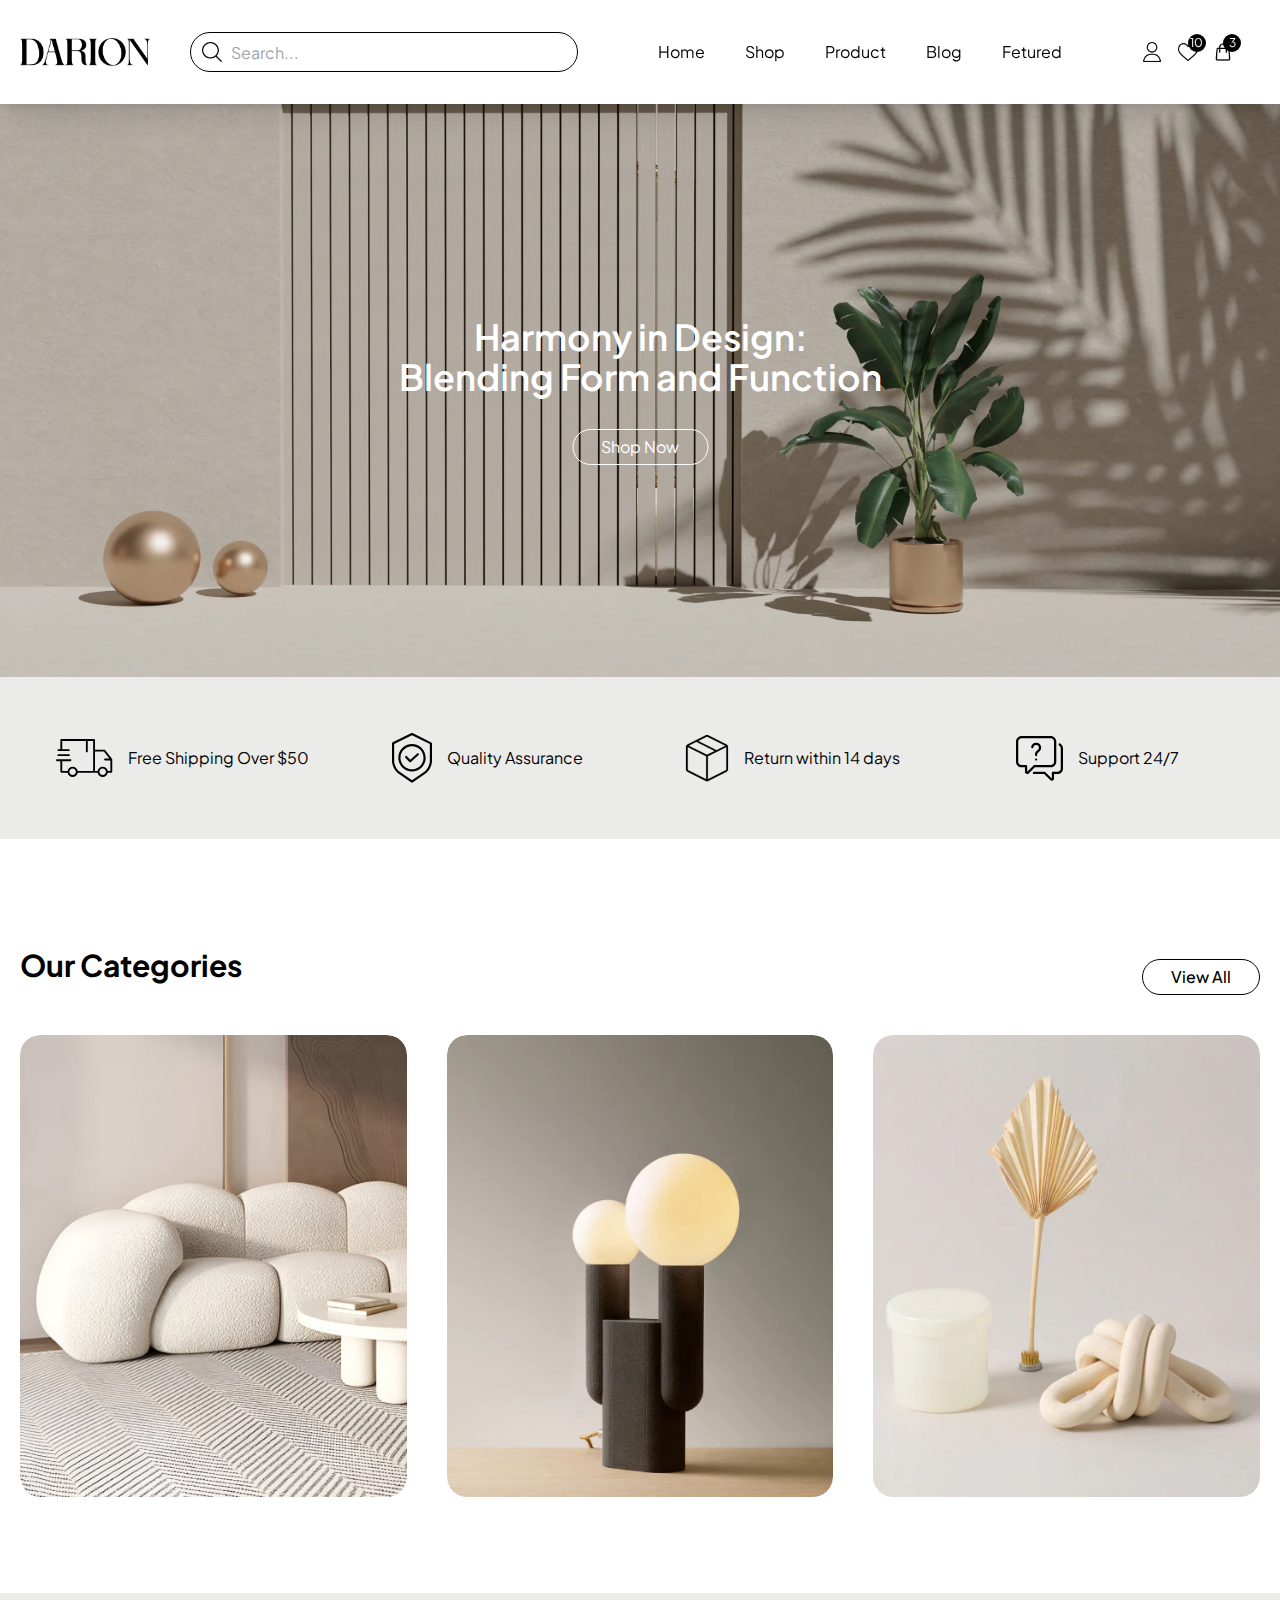
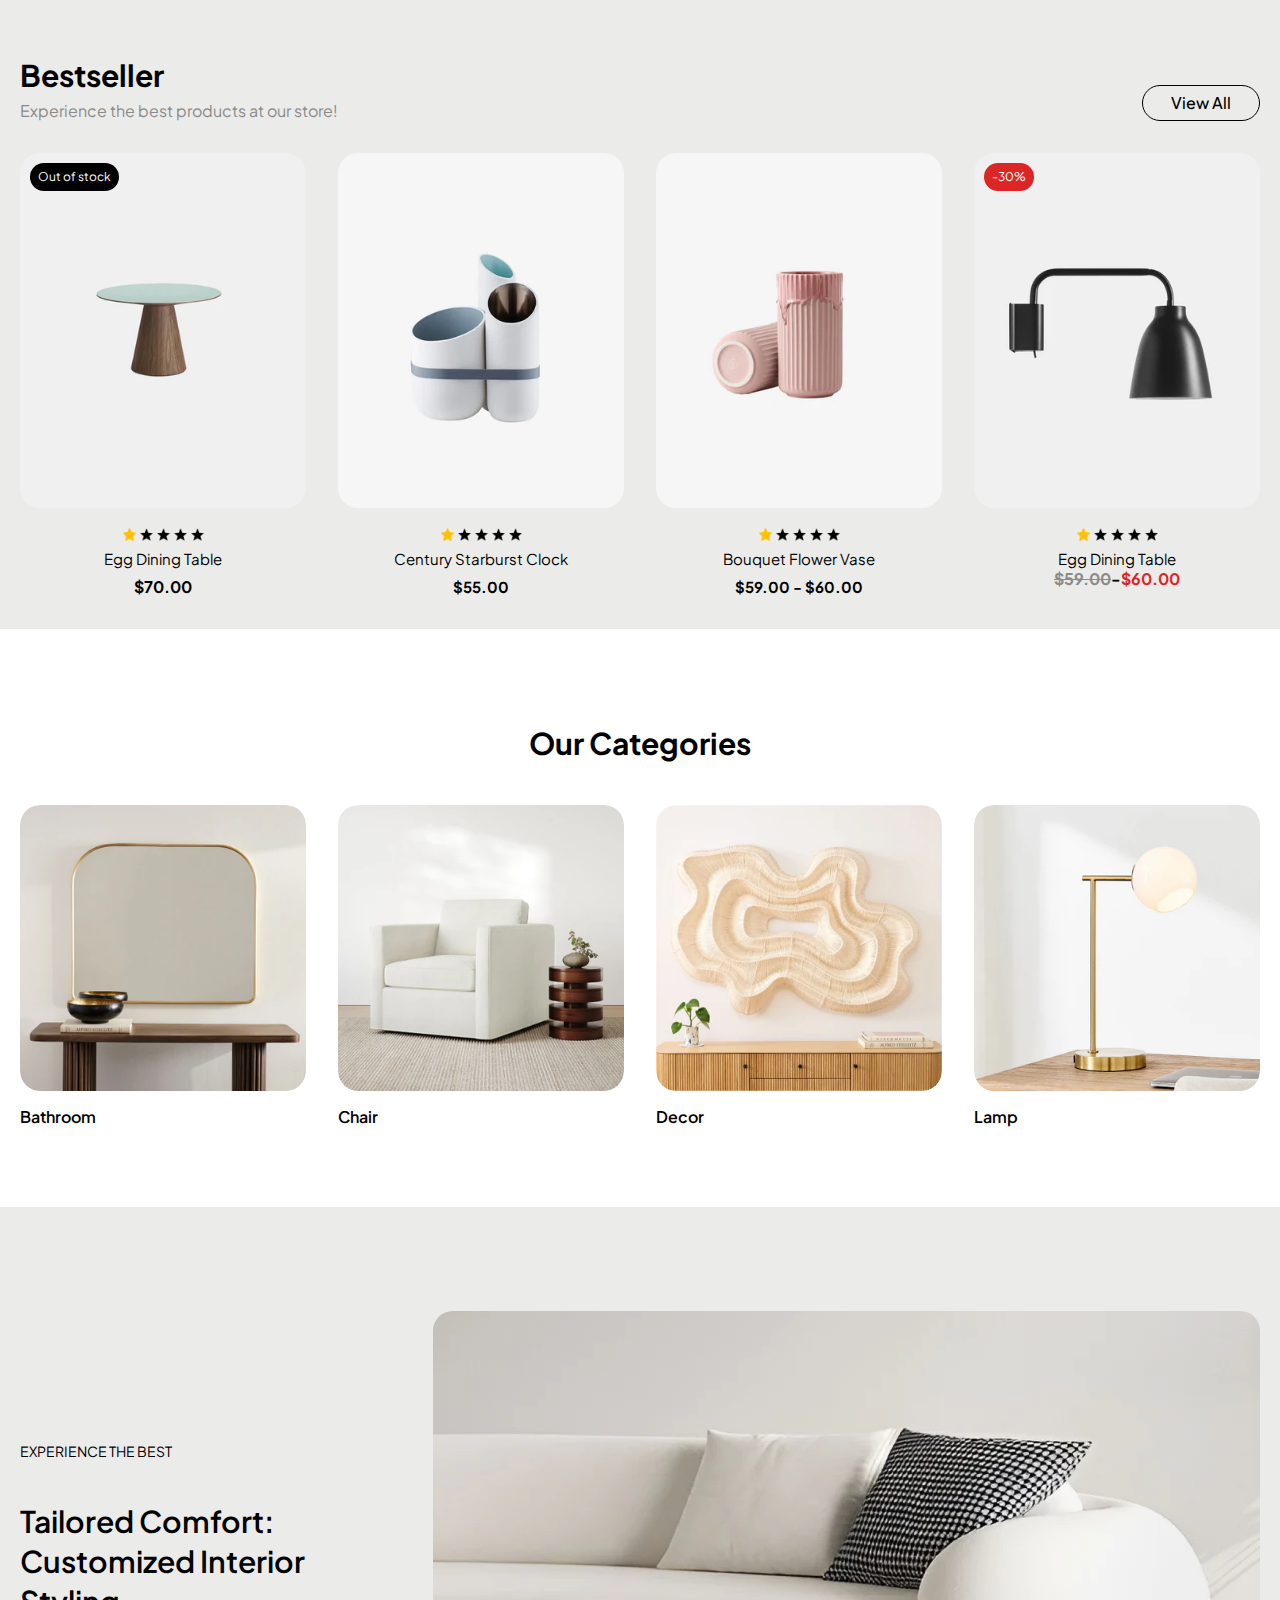
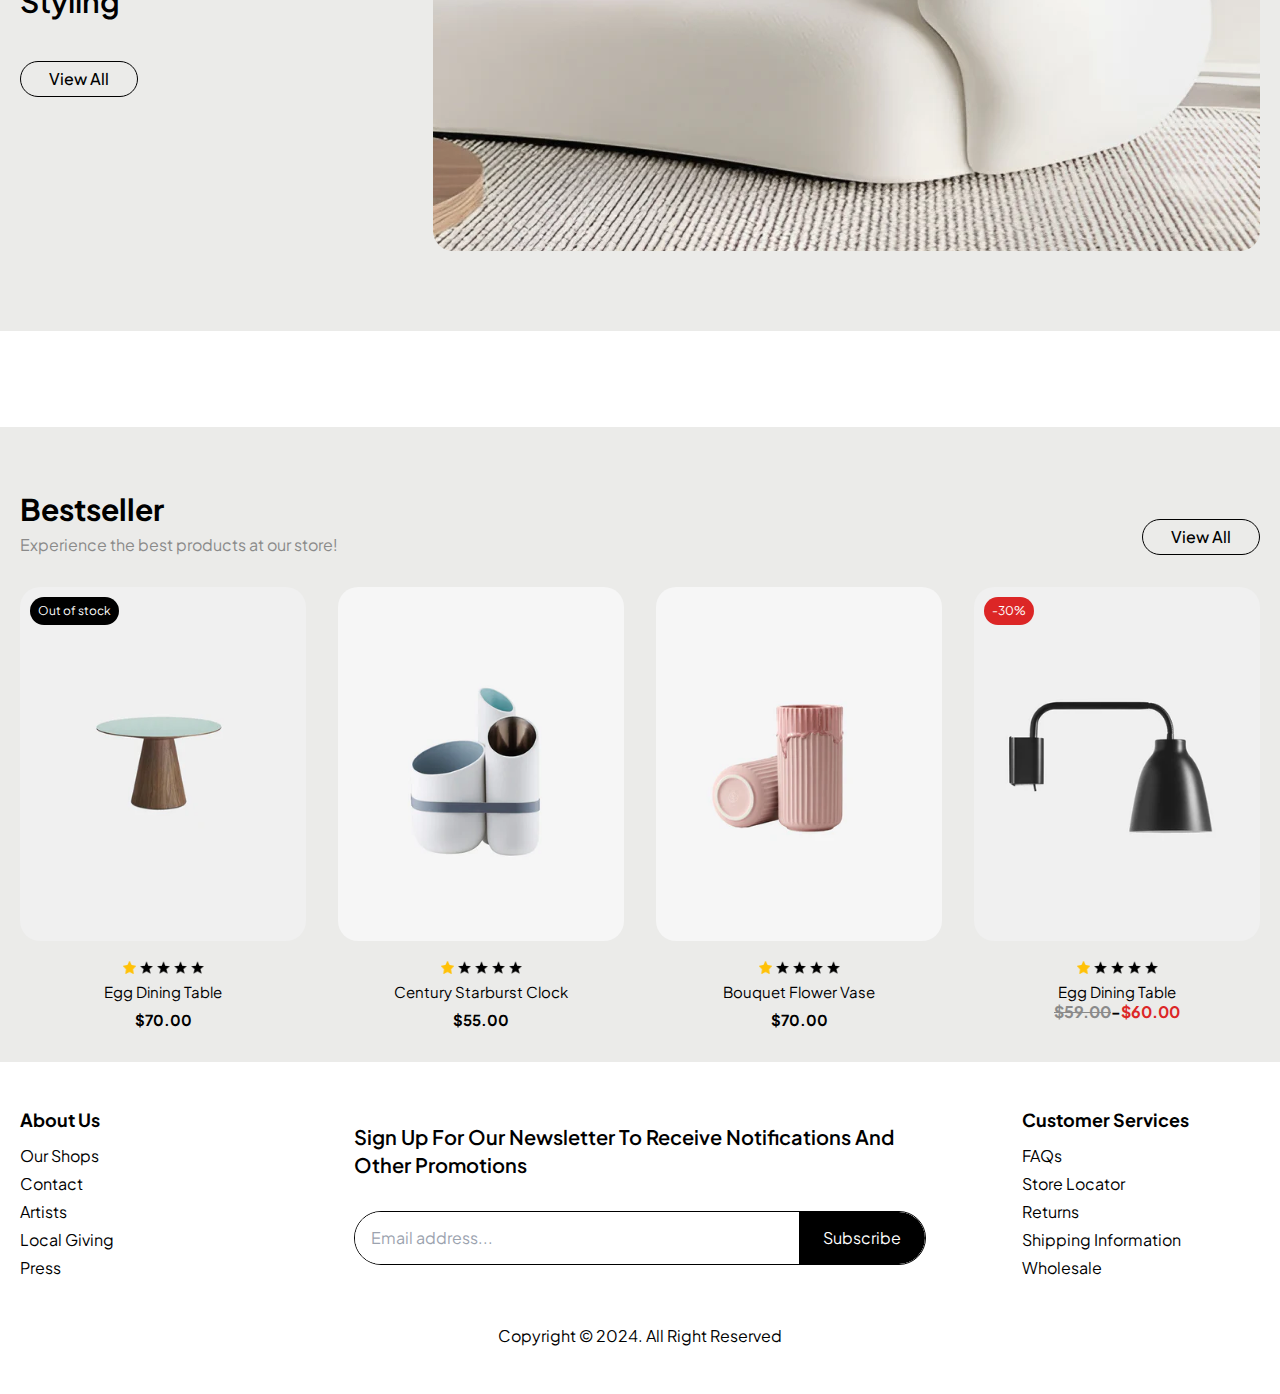
<file: index.html>
<!DOCTYPE html>
<html>
  <head>
    <meta charset="UTF-8" />
    <meta name="viewport" content="width=device-width, initial-scale=1.0" />
    <link
      href="https://fonts.googleapis.com/css2?family=Plus+Jakarta+Sans:ital,wght@0,200..800;1,200..800&display=swap"
      rel="stylesheet"
    />
    <link href="./output.css" rel="stylesheet" />
  </head>
  <body>
    <div class="wrap">
      <header class="py-5 lg:py-[32px] sticky top-0 z-10 shadow-xl bg-white">
        <div class="container overflow-hidden lg:justify-between flex lg:flex  items-center">
          <h1>
            <a class="block w-130" href="#"
              ><img class="image" src="./images/logo.webp" alt="Logo image"
            /></a>
          </h1>
          <div class="lg:hidden hidden sm:hidden xl:flex w-[500px] ml-10 relative">
            <input
              class="md:hidden hidden xl:flex h-10 w-full border border-black rounded-full pl-10 pr-4 pt-2 pb-2"
              type="text"
              placeholder="Search..."
            />
            <div class="md:hidden xl:flex w-5 h-5 absolute left-3 top-1/2 -translate-y-1/2">
              <img
                class="image"
                src="./images/ico_search.png"
                alt="Search Icon"
              />
            </div>
          </div>
          <nav class="lg:flex hidden mx-20">
            <ul class=" hidden lg:flex lg:ml-50 xl:ml-0  xl:flex xl:items-center gap-10">
              <li
                class="relative after:duration-300 after:absolute after:w-full after:scale-0 hover:after:scale-100 after:transition-all after:h-[1.3px] after:bg-black after:left-0 after:bottom-0"
              >
                <a href="index.html">Home</a>
              </li>
              <li
                class="relative after:duration-300 after:absolute after:w-full after:scale-0 hover:after:scale-100 after:transition-all after:h-[1.3px] after:bg-black after:left-0 after:bottom-0"
              >
                <a href="sho.html">Shop</a>
              </li>
              <li
                class="relative after:duration-300 after:absolute after:w-full after:scale-0 hover:after:scale-100 after:transition-all after:h-[1.3px] after:bg-black after:left-0 after:bottom-0"
              >
                <a href="#">Product</a>
              </li>
              <li
                class="relative after:duration-300 after:absolute after:w-full after:scale-0 hover:after:scale-100 after:transition-all after:h-[1.3px] after:bg-black after:left-0 after:bottom-0"
              >
                <a href="#">Blog</a>
              </li>
              <li
                class="relative after:duration-300 after:absolute after:w-full after:scale-0 hover:after:scale-100 after:transition-all after:h-[1.3px] after:bg-black after:left-0 after:bottom-0"
              >
                <a href="#">Fetured</a>
              </li>
            </ul>
            
          </nav>
          <ul class=" grid grid-cols-4  justify-end items-center lg:gap-6 gap-6 ml-auto">
            <a class="lg:hidden" href="#"><img class="w-5" src="./images/ico_search.png" alt="Search Icon"></a>
            <li>
              <a class="block w-5 " href="user.html"
                ><img class="image" src="./images/ico_user.png" alt="User Icon"
              /></a>
            </li>
            <li>
              <a class="relative size-5 block w-5" href="#"
                ><img
                  class="image"
                  src="./images/ico_heart.png"
                  alt="Hear Icon"
                />
                <span
                  class="absolute -top-[8px] -right-[8px] bg-black text-white text-xs rounded-full size-[18px] grid place-items-center"
                  >10</span
                >
              </a>
            </li>
            <li>
              <a class="relative size-5 block w-5" href="bag.html"
                ><img class="image" src="./images/ico_bag.png" alt="Bag Icon" />
                <span
                  class="absolute -top-[8px] -right-[8px] bg-black rounded-full text-white size-[18px] text-xs grid place-items-center"
                  >3</span
                ></a
              >
            </li>
          </ul>
        </div>
      </header>
      <main class="">
        <section class="relative">
          <div class="relative pt-[44.791%] bg-gray-400">
            <img
              class="absolute inset-0"
              src="./images/img_banner.webp"
              alt="Banner Image"
            />
          </div>
          <div
            class="absolute top-1/2 left-1/2 -translate-x-1/2 -translate-y-1/2"
          >
            <h2
              class="lg:text-4xl whitespace-nowrap text-xl text-center font-semibold leading-7 text-white lg:leading-10"
            >
              Harmony in Design: <br />
              Blending Form and Function
            </h2>
            <div class="text-center">
              <button
                type="button"
                class="px-7 h-9 mt-4 lg:mt-8 rounded-full hover:bg-white transition-all hover:text-black duration-300 border border-white text-white"
              >
                Shop Now
              </button>
            </div>
          </div>
        </section>
        <section class="bg-background-0">
          <div class="container ">
            <ul class="px-5 lg:flex grid grid-cols-2 py-14 items-center gap-5">
              <li
                class="flex items-center gap-[15px] lg:justify-center lg:flex-1"
              >
                <img src="./images/ico_freeship.svg" alt="Shipping Icon" />
                <span>Free Shipping Over $50 </span>
              </li>
              <li
                class="flex items-center gap-[15px] lg:justify-center lg:flex-1"
              >
                <img src="./images/ico_quality.svg" alt="Quality Icon" />
                <span>Quality Assurance </span>
              </li>
              <li
                class="flex items-center gap-[15px] lg:justify-center lg:flex-1"
              >
                <img src="./images/ico_return.svg" alt="Return Icon" />
                <span>Return within 14 days</span>
              </li>
              <li
                class="flex items-center gap-[15px] lg:justify-center lg:flex-1"
              >
                <img src="./images/ico_support.svg" alt="Support Icon" />
                <span>Support 24/7</span>
              </li>
            </ul>
          </div>
        </section>
        <section>
          <div class="container">
            <nav class="mt-[32px] lg:mt-[96px]">
              <ul class="lg:flex  justify-between items-center">
                <li class="font-bold text-3xl">Our Categories</li>
                <li>
                  <button
                    class="border mt-[24px] bg-white border-black rounded-full h-9 hover:bg-black hover:text-white transition-all duration-300"
                    type="button"
                  >
                    <a class="px-[28px] size-[15px] font-medium" href="#"
                      >View All</a
                    >
                  </button>
                </li>
              </ul>
            </nav>
            <div>
              <ul class="flex gap-10 mt-[40px]">
                <li>
                  <div class="relative group overflow-hidden rounded-[20px] ">
                    <img
                    class=" rounded-[20px] hover:scale-110 transition-all duration-300"
                    src="./images/img_collection.jpg"
                    alt="Colection Image"
                  />
                  <button
                  class="absolute left-1/2 -translate-x-1/2 group-hover:bottom-10 -bottom-10 bg-white border-black rounded-full h-9 hover:bg-black hover:text-white transition-all duration-300"
                  type="button"
                >
                  <a class="px-[28px] size-[15px] font-medium" href="#"
                    >Living Room</a
                  >
                </button>
                  </div>
                </li>
                <li>
                  <div class="relative group overflow-hidden rounded-[20px]">
                    <img
                    class="rounded-[20px] hover:scale-110 transition-all duration-300"
                    src="./images/img_collection2.webp"
                    alt="Colection2 Image"
                  />
                  <button
                  class="absolute left-1/2 -translate-x-1/2 group-hover:bottom-10 -bottom-10 bg-white border-black rounded-full h-9 hover:bg-black hover:text-white transition-all duration-300"
                  type="button"
                >
                  <a class="px-[28px] size-[15px] font-medium" href="#"
                    >Living Room</a
                  >
                </button>
                  </div>
                </li>
                <li>
                  <div class="relative group overflow-hidden rounded-[20px]">
                    <img
                    class="rounded-[20px] hover:scale-110 transition-all duration-300"
                    src="./images/img_collection3.webp"
                    alt="Colection3 Image"
                  />
                  <button
                  class="absolute left-1/2 -translate-x-1/2 group-hover:bottom-10 -bottom-10 bg-white border-black rounded-full h-9 hover:bg-black hover:text-white transition-all duration-300"
                  type="button"
                >
                  <a class="px-[28px] size-[15px] font-medium" href="#"
                    >Living Room</a
                  >
                </button>
                  </div>
                </li>
              </ul>
            </div>
          </div>
        </section>
        <section
          class="bg-background-0 bg-opacity-100 mt-[96px] pt-[64px] pb-[32px]"
        >
          <div class="container">
            <nav>
              <ul class="items-end lg:flex justify-between">
                <div class="">
                  <li class="text-3xl font-bold">Bestseller</li>
                  <li class="mt-[8px] text-lineGray-0">
                    Experience the best products at our store!
                  </li>
                </div>
                <li>
                  <button
                    class="border mt-[24px] bg-background-0 border-black rounded-full h-9 hover:bg-black hover:text-white transition-all duration-300"
                    type="button"
                  >
                    <a class="px-[28px] size-[15px] font-medium" href="#"
                      >View All</a
                    >
                  </button>
                </li>
              </ul>
            </nav>
            <div>
              <ul class="lg:flex mt-[32px] gap-8">
                <li class="group relative">
                  <a href="#"
                    ><img
                      class="w-full rounded-[20px]"
                      src="./images/img_product.webp"
                      alt="Product Image"
                  /></a>
                  <button
                    class="absolute top-[10px] left-[10px] bg-black text-white rounded-[20px]"
                  >
                    <a href="#">
                      <p class="text-[12px] px-[8px] py-[4px] items-center">
                        Out of stock
                      </p></a
                    >
                  </button>
                  <ul class="flex gap-1 mt-5 justify-center">
                    <li class=""><img class="w-[13px]" src="./images/ico_star_active.png" alt="Star yellow Icon"></li>
                    <li class=""><img class="w-[13px]" src="./images/ico_star_gray.png" alt="Star Gray Icon"></li>
                    <li class=""><img class="w-[13px]" src="./images/ico_star_gray.png" alt="Star Gray Icon"></li>
                    <li class=""><img class="w-[13px]" src="./images/ico_star_gray.png" alt="Star Gray Icon"></li>
                    <li class=""><img class="w-[13px]" src="./images/ico_star_gray.png" alt="Star Gray Icon"></li>
                  </ul>
                    <p class="mt-2 text-[15px] text-center">Egg Dining Table</p>

                    <div class="mt-2 relative h-5 overflow-hidden">
                    <div class="absolute left-1/2 -translate-x-1/2 group-hover:bottom-0 -bottom-5 transition-all duration-300">
                      <p class="flex items-center justify-center font-bold text-15 text-center">$70.00</p>
                      <a href="#none" class="text-[14px] font-medium relative before:absolute before:bottom-0
                       before:w-0 before:h-[1px] before:bg-black before:left-0 hover:before:w-full before:transition-all before:duration-300">Add to cart</a>
                    </div>
                  </div>

                    <ul class="absolute bottom-28 left-4 flex-col">
                      <li class="opacity-0 translate-y-3 group-hover:translate-y-0 group-hover:opacity-100 drop-shadow-xl  group-hover:duration-200 mt-3 transition-all"><button class="border bg-white p-3 rounded-full"><img class="size-4" src="./images/ico_heart.png" alt="Heart Icon"></button></li>
                      <li class="opacity-0 translate-y-3 group-hover:translate-y-0 group-hover:opacity-100 drop-shadow-xl  group-hover:duration-200 mt-3 delay-100 transition-all"><button class="border bg-white p-3 rounded-full"><img class="size-4" src="./images/ico_reload.png" alt="Reload Icon"></button></li>
                      <li class="opacity-0 translate-y-3 group-hover:translate-y-0 group-hover:opacity-100 drop-shadow-xl  group-hover:duration-200 mt-3 delay-150 transition-all"><button class="border bg-white p-3 rounded-full"><img class="size-4" src="./images/ico_search.png" alt="Search Icon"></button></li>
                    </ul>
                </li>
                <li>
                  <a href="#"
                    ><img
                      class="w-full rounded-[20px]"
                      src="./images/img_product2.webp"
                      alt="Product2 Image"
                  /></a>
                  <ul class="flex gap-1 mt-5 justify-center">
                    <li class=""><img class="w-[13px]" src="./images/ico_star_active.png" alt="Star yellow Icon"></li>
                    <li class=""><img class="w-[13px]" src="./images/ico_star_gray.png" alt="Star Gray Icon"></li>
                    <li class=""><img class="w-[13px]" src="./images/ico_star_gray.png" alt="Star Gray Icon"></li>
                    <li class=""><img class="w-[13px]" src="./images/ico_star_gray.png" alt="Star Gray Icon"></li>
                    <li class=""><img class="w-[13px]" src="./images/ico_star_gray.png" alt="Star Gray Icon"></li>
                  </ul>
                    <p class="mt-2 text-[15px] text-center">Century Starburst Clock</p>
                    <p class="mt-2 font-bold text-[15px] text-center">$55.00</p>
                </li>
                <li>
                  <a href="#"
                    ><img
                      class="w-full rounded-[20px]"
                      src="./images/img_product3.webp"
                      alt="Product3 Image"
                  /></a>
                  <ul class="flex gap-1 mt-5 justify-center">
                    <li class=""><img class="w-[13px]" src="./images/ico_star_active.png" alt="Star yellow Icon"></li>
                    <li class=""><img class="w-[13px]" src="./images/ico_star_gray.png" alt="Star Gray Icon"></li>
                    <li class=""><img class="w-[13px]" src="./images/ico_star_gray.png" alt="Star Gray Icon"></li>
                    <li class=""><img class="w-[13px]" src="./images/ico_star_gray.png" alt="Star Gray Icon"></li>
                    <li class=""><img class="w-[13px]" src="./images/ico_star_gray.png" alt="Star Gray Icon"></li>
                  </ul>
                    <p class="mt-2 text-[15px] text-center">Bouquet Flower Vase</p>
                    <p class="mt-2 font-bold text-[15px] text-center">$59.00
                      -
                      $60.00</p>
                </li>
                <li class="relative">
                  <a href="#"
                    ><img
                      class="w-full rounded-[20px]"
                      src="./images/img_product4.webp"
                      alt="Product4 Image"
                  /></a>
                  <button
                    class="absolute top-[10px] left-[10px] bg-red-600 text-white rounded-[20px]"
                  >
                    <a href="#">
                      <p class="text-[12px] px-[8px] py-[4px] items-center">
                        -30%
                      </p></a
                    >
                  </button>
                  <ul class="flex gap-1 mt-5 justify-center">
                    <li class=""><img class="w-[13px]" src="./images/ico_star_active.png" alt="Star yellow Icon"></li>
                    <li class=""><img class="w-[13px]" src="./images/ico_star_gray.png" alt="Star Gray Icon"></li>
                    <li class=""><img class="w-[13px]" src="./images/ico_star_gray.png" alt="Star Gray Icon"></li>
                    <li class=""><img class="w-[13px]" src="./images/ico_star_gray.png" alt="Star Gray Icon"></li>
                    <li class=""><img class="w-[13px]" src="./images/ico_star_gray.png" alt="Star Gray Icon"></li>
                  </ul>
                    <p class="mt-2 text-[15px] text-center">Egg Dining Table</p>
                    </a>
                      <div class="flex items-center justify-center font-bold text-15 text-center">
                        <span class="line-through text-lineGray-0">$59.00 </span> -
                        <span class="text-red-600">$60.00</span>
                      </div>
                      </a>
                </li>
              </ul>
            </div>
          </div>
        </section>
        <section class="mt-[96px]">
          <div class="container">
            <h3 class="text-[30px] text-3xl font-bold text-center">
              Our Categories
            </h3>
            <ul class="md:flex  mt-[44px] gap-[32px]">
              <li class="">
                  <a href="#" 
                  ><div class="overflow-hidden rounded-[20px]">
                    <img
                    class="w-full rounded-[20px] hover:scale-110 transition-all duration-300"
                    src="./images/img_category.webp"
                    alt="Categories Image"
                  />
                  </div>
                  <p class="mt-[16px] text-[16px] font-semibold">Bathroom</p></a
                >
              </li>
              <li>
                <a href="#"
                  ><div class="md:mt-0 mt-6 overflow-hidden rounded-[20px] ">
                    <img
                    class="w-full rounded-[20px] hover:scale-110 transition-all duration-300"
                    src="./images/img_category2.webp"
                    alt="Categories2 Image"
                  />
                  </div>
                  <p class="mt-[16px] text-[16px] font-semibold">Chair</p></a
                >
              </li>
              <li>
                <a href="#"
                  ><div class="md:mt-0 mt-6 overflow-hidden rounded-[20px]">
                    <img
                    class="w-full rounded-[20px] hover:scale-110 transition-all duration-300"
                    src="./images/img_category3.webp"
                    alt="Categories3 Image"
                  />
                  </div>
                  <p class="mt-[16px] text-[16px] font-semibold">Decor</p></a
                >
              </li>
              <li>
                <a href="#"
                  ><div class="md:mt-0 mt-6 overflow-hidden rounded-[20px]">
                    <img
                    class="w-full rounded-[20px] hover:scale-110 transition-all duration-300"
                    src="./images/img_category4.webp"
                    alt="Categories4 Image"
                  />
                  </div>
                  <p class="mt-[16px] text-[16px] font-semibold">Lamp</p></a
                >
              </li>
            </ul>
          </div>
        </section>
        <section class=" bg-background-0 py-[80px] mb-9 mt-[80px] lg:my-[80px]">
          <div class="container">
            <div class="lg:flex items-center justify-between ">
              <ul class="">
                <li class="text-[14px]">EXPERIENCE THE BEST</li>
                <li class="text-[30px] py-5 lg:py-[40px] font-semibold leading-[40px]">
                  Tailored Comfort: <br />
                  Customized Interior <br />
                  Styling
                </li>
                <li>
                  <button
                    class="border bg-background-0 border-black rounded-full h-9 hover:bg-black hover:text-white transition-all duration-300"
                    type="button"
                  >
                    <a class="px-[28px] size-[15px] font-medium" href="#"
                      >View All</a
                    >
                  </button>
                </li>
              </ul>
              <div>
                <a href="#"
                  ><div class="md:mt-0 mt-6 overflow-hidden rounded-[20px]">
                    <img
                    class="w-full mt-6 rounded-[20px] hover:scale-110 transition-all duration-300"
                    src="./images/img_experience.webp"
                    alt="Experience Image"
                />
                  </div></a>
              </div>
            </div>
          </div>
        </section>
        <section
          class="bg-background-0 bg-opacity-100 mt-[96px] pt-[64px] pb-[32px]"
        >
          <div class="container">
            <nav>
              <ul class="items-end lg:flex justify-between">
                <div class="">
                  <li class="text-3xl font-bold">Bestseller</li>
                  <li class="mt-[8px] text-lineGray-0">
                    Experience the best products at our store!
                  </li>
                </div>
                <li>
                  <button
                    class="border mt-[24px] bg-background-0 border-black rounded-full h-9 hover:bg-black hover:text-white transition-all duration-300"
                    type="button"
                  >
                    <a class="px-[28px] size-[15px] font-medium" href="#"
                      >View All</a
                    >
                  </button>
                </li>
              </ul>
            </nav>
            <div>
              <ul class="lg:flex mt-[32px] gap-8">
                <li class="relative">
                  <a href="#"
                    ><img
                      class="w-full rounded-[20px]"
                      src="./images/img_product.webp"
                      alt="Product Image"
                  /></a>
                  <button
                    class="absolute top-[10px] left-[10px] bg-black text-white rounded-[20px]"
                  >
                    <a href="#">
                      <p class="text-[12px] px-[8px] py-[4px] items-center">
                        Out of stock
                      </p></a
                    >
                  </button>
                  <ul class="flex gap-1 mt-5 justify-center">
                    <li class=""><img class="w-[13px]" src="./images/ico_star_active.png" alt="Star yellow Icon"></li>
                    <li class=""><img class="w-[13px]" src="./images/ico_star_gray.png" alt="Star Gray Icon"></li>
                    <li class=""><img class="w-[13px]" src="./images/ico_star_gray.png" alt="Star Gray Icon"></li>
                    <li class=""><img class="w-[13px]" src="./images/ico_star_gray.png" alt="Star Gray Icon"></li>
                    <li class=""><img class="w-[13px]" src="./images/ico_star_gray.png" alt="Star Gray Icon"></li>
                  </ul>
                    <p class="mt-2 text-[15px] text-center">Egg Dining Table</p>
                    <p class="mt-2 font-bold text-[15px] text-center">$70.00</p>
                </li>
                <li>
                  <a href="#"
                    ><img
                      class="w-full rounded-[20px]"
                      src="./images/img_product2.webp"
                      alt="Product2 Image"
                  /></a>
                  <ul class="flex gap-1 mt-5 justify-center">
                    <li class=""><img class="w-[13px]" src="./images/ico_star_active.png" alt="Star yellow Icon"></li>
                    <li class=""><img class="w-[13px]" src="./images/ico_star_gray.png" alt="Star Gray Icon"></li>
                    <li class=""><img class="w-[13px]" src="./images/ico_star_gray.png" alt="Star Gray Icon"></li>
                    <li class=""><img class="w-[13px]" src="./images/ico_star_gray.png" alt="Star Gray Icon"></li>
                    <li class=""><img class="w-[13px]" src="./images/ico_star_gray.png" alt="Star Gray Icon"></li>
                  </ul>
                    <p class="mt-2 text-[15px] text-center">Century Starburst Clock</p>
                    <p class="mt-2 font-bold text-[15px] text-center">$55.00</p>
                </li>
                <li>
                  <a href="#"
                    ><img
                      class="w-full rounded-[20px]"
                      src="./images/img_product3.webp"
                      alt="Product3 Image"
                  /></a>
                  <ul class="flex gap-1 mt-5 justify-center">
                    <li class=""><img class="w-[13px]" src="./images/ico_star_active.png" alt="Star yellow Icon"></li>
                    <li class=""><img class="w-[13px]" src="./images/ico_star_gray.png" alt="Star Gray Icon"></li>
                    <li class=""><img class="w-[13px]" src="./images/ico_star_gray.png" alt="Star Gray Icon"></li>
                    <li class=""><img class="w-[13px]" src="./images/ico_star_gray.png" alt="Star Gray Icon"></li>
                    <li class=""><img class="w-[13px]" src="./images/ico_star_gray.png" alt="Star Gray Icon"></li>
                  </ul>
                    <p class="mt-2 text-[15px] text-center">Bouquet Flower Vase</p>
                    <p class="mt-2 font-bold text-[15px] text-center">$70.00</p>
                </li>
                <li class="relative">
                  <a href="#"
                    ><img
                      class="w-full rounded-[20px]"
                      src="./images/img_product4.webp"
                      alt="Product4 Image"
                  /></a>
                  <button
                    class="absolute top-[10px] left-[10px] bg-red-600 text-white rounded-[20px]"
                  >
                    <a href="#">
                      <p class="text-[12px] px-[8px] py-[4px] items-center">
                        -30%
                      </p></a
                    >
                  </button>
                  <ul class="flex gap-1 mt-5 justify-center">
                    <li class=""><img class="w-[13px]" src="./images/ico_star_active.png" alt="Star yellow Icon"></li>
                    <li class=""><img class="w-[13px]" src="./images/ico_star_gray.png" alt="Star Gray Icon"></li>
                    <li class=""><img class="w-[13px]" src="./images/ico_star_gray.png" alt="Star Gray Icon"></li>
                    <li class=""><img class="w-[13px]" src="./images/ico_star_gray.png" alt="Star Gray Icon"></li>
                    <li class=""><img class="w-[13px]" src="./images/ico_star_gray.png" alt="Star Gray Icon"></li>
                  </ul>
                    <p class="mt-2 text-[15px] text-center">Egg Dining Table</p>
                    <div class="flex items-center justify-center font-bold text-15 text-center">
                      <span class="line-through text-lineGray-0">$59.00 </span> -
                      <span class="text-red-600">$60.00</span>
                    </div>
                </li>
              </ul>
            </div>
          </div>
        </section>
      </main>
      <footer class="py-[48px]">
        <div class="container">
          <div class="grid md:grid-cols-4 gap-8 md:gap-24 ">
            <ul class="">
              <li class="font-bold text-[18px]">About Us</li>
              <li class="mt-[16px] hover:underline">Our Shops</li>
              <li class="mt-[8px] hover:underline">Contact</li>
              <li class="mt-[8px] hover:underline">Artists</li>
              <li class="mt-[8px] hover:underline">Local Giving</li>
              <li class="mt-[8px] hover:underline">Press</li>
            </ul>
            <ul class="md:col-span-2 md:flex md:justify-center md:flex-col">
              <li class="font-semibold text-[20px] leading-7">
                Sign Up For Our Newsletter To Receive Notifications And Other Promotions
              </li>
              <li class="overflow-hidden mt-[32px] border border-black rounded-full flex">
                <input class="focus:outline-none w-full px-4 py-4" type="email" placeholder="Email address...">
                <button class="py-2 px-6 bg-black text-white rounded-r-full"><a href="#">Subscribe</a></button>
              </input>
              </li>
            </ul>
            <ul class="justify-end">
              <li class="font-bold text-[18px]">Customer Services</li>
              <li class="mt-[16px] hover:underline">FAQs</li>
              <li class="mt-[8px] hover:underline">Store Locator</li>
              <li class="mt-[8px] hover:underline">Returns</li>
              <li class="mt-[8px] hover:underline">Shipping Information</li>
              <li class="mt-[8px] hover:underline">Wholesale</li>
            </ul>
          </div>
          <div class="text-center mt-[48px]">
            <p>Copyright © 2024. All Right Reserved</p>
          </div>
        </div>
      </footer>
    </div>
  </body>
</html>
</file>
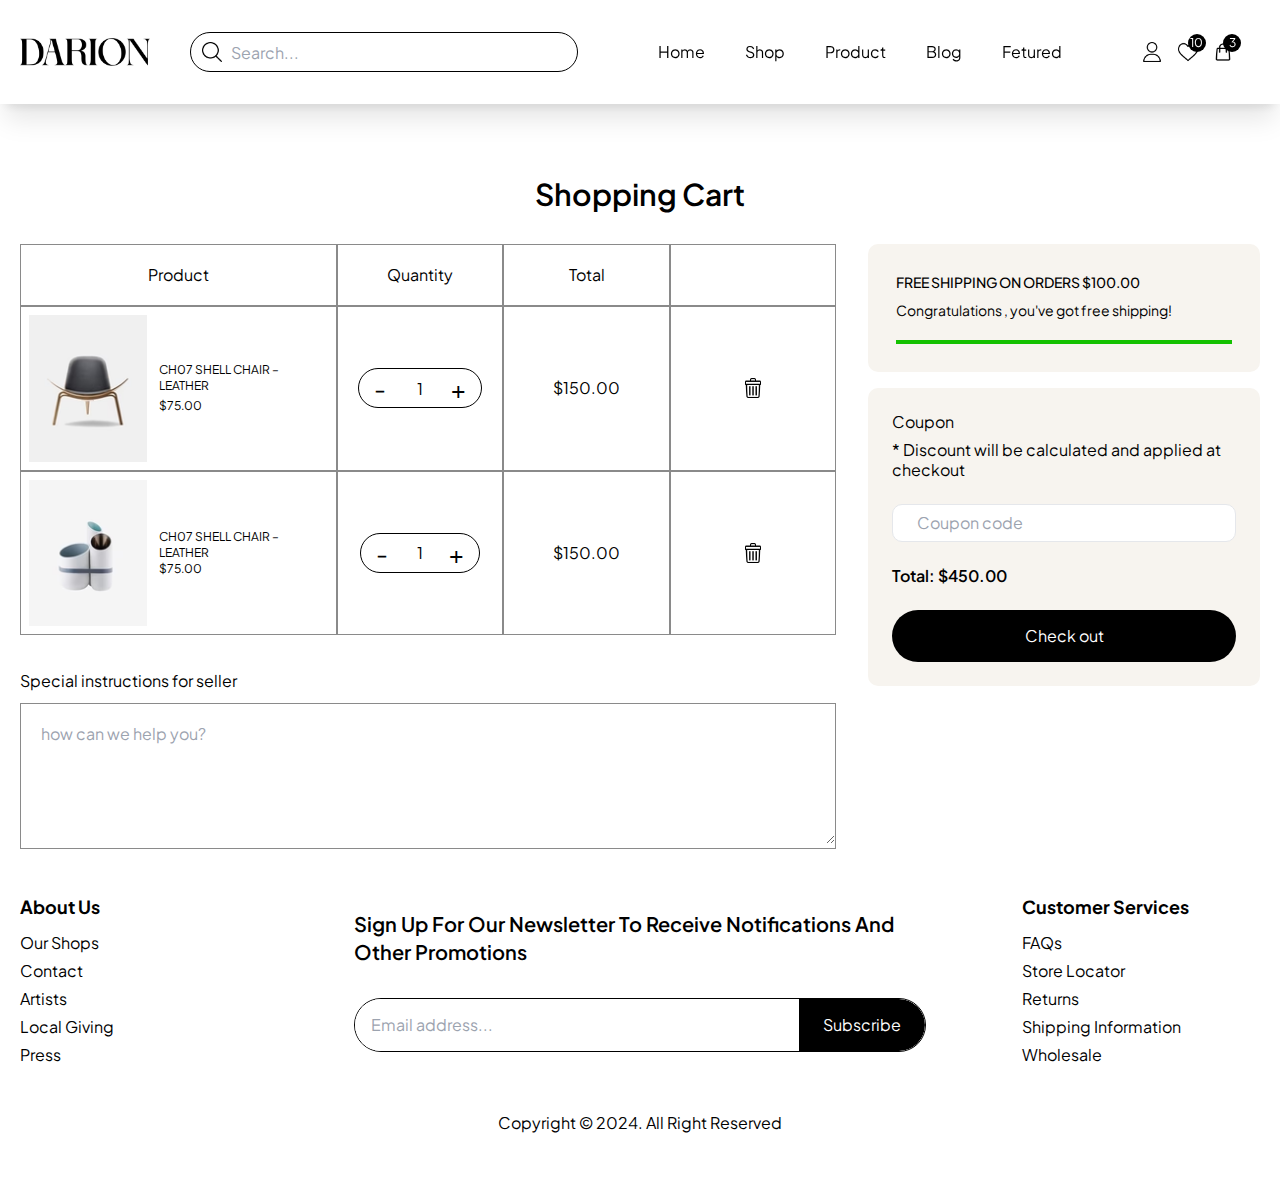
<file: bag.html>
<!DOCTYPE html>
<html lang="en">
<head>
    <meta charset="UTF-8">
    <meta name="viewport" content="width=device-width, initial-scale=1.0">
    <title>Document</title>
    <link href="./output.css" rel="stylesheet" />
    <link
      href="https://fonts.googleapis.com/css2?family=Plus+Jakarta+Sans:ital,wght@0,200..800;1,200..800&display=swap"
      rel="stylesheet"
    />
</head>
<body>
    <header class="py-5 lg:py-[32px] sticky top-0 z-10 shadow-xl bg-white">
        <div class="container overflow-hidden lg:justify-between flex lg:flex  items-center">
          <h1>
            <a class="block w-130" href="index.html"
              ><img class="image" src="./images/logo.webp" alt="Logo image"
            /></a>
          </h1>
          <div class="lg:hidden hidden sm:hidden xl:flex w-[500px] ml-10 relative">
            <input
              class="md:hidden hidden xl:flex h-10 w-full border border-black rounded-full pl-10 pr-4 pt-2 pb-2"
              type="text"
              placeholder="Search..."
            />
            <div class="md:hidden xl:flex w-5 h-5 absolute left-3 top-1/2 -translate-y-1/2">
              <img
                class="image"
                src="./images/ico_search.png"
                alt="Search Icon"
              />
            </div>
          </div>
          <nav class="lg:flex hidden mx-20">
            <ul class=" hidden lg:flex lg:ml-50 xl:ml-0  xl:flex xl:items-center gap-10">
              <li
                class="relative after:duration-300 after:absolute after:w-full after:scale-0 hover:after:scale-100 after:transition-all after:h-[1.3px] after:bg-black after:left-0 after:bottom-0"
              >
                <a href="index.html">Home</a>
              </li>
              <li
                class="relative after:duration-300 after:absolute after:w-full after:scale-0 hover:after:scale-100 after:transition-all after:h-[1.3px] after:bg-black after:left-0 after:bottom-0"
              >
                <a href="sho.html">Shop</a>
              </li>
              <li
                class="relative after:duration-300 after:absolute after:w-full after:scale-0 hover:after:scale-100 after:transition-all after:h-[1.3px] after:bg-black after:left-0 after:bottom-0"
              >
                <a href="#">Product</a>
              </li>
              <li
                class="relative after:duration-300 after:absolute after:w-full after:scale-0 hover:after:scale-100 after:transition-all after:h-[1.3px] after:bg-black after:left-0 after:bottom-0"
              >
                <a href="#">Blog</a>
              </li>
              <li
                class="relative after:duration-300 after:absolute after:w-full after:scale-0 hover:after:scale-100 after:transition-all after:h-[1.3px] after:bg-black after:left-0 after:bottom-0"
              >
                <a href="#">Fetured</a>
              </li>
            </ul>
            
          </nav>
          <ul class=" grid grid-cols-4  justify-end items-center lg:gap-6 gap-6 ml-auto">
            <a class="lg:hidden" href="#"><img class="w-5" src="./images/ico_search.png" alt="Search Icon"></a>
            <li>
              <a class="block w-5 " href="user.html"
                ><img class="image" src="./images/ico_user.png" alt="User Icon"
              /></a>
            </li>
            <li>
              <a class="relative size-5 block w-5" href="#"
                ><img
                  class="image"
                  src="./images/ico_heart.png"
                  alt="Hear Icon"
                />
                <span
                  class="absolute -top-[8px] -right-[8px] bg-black text-white text-xs rounded-full size-[18px] grid place-items-center"
                  >10</span
                >
              </a>
            </li>
            <li>
              <a class="relative size-5 block w-5" href="#"
                ><img class="image" src="./images/ico_bag.png" alt="Bag Icon" />
                <span
                  class="absolute -top-[8px] -right-[8px] bg-black rounded-full text-white size-[18px] text-xs grid place-items-center"
                  >3</span
                ></a
              >
            </li>
          </ul>
        </div>
      </header>
      <main>
        <section>
            <div class="pt-[80px] ">
                <h2 class="font-semibold text-[30px] text-center">Shopping Cart</h2>
              
                <div class="container ">
                  <div class="lg:grid grid-cols-6 gap-8 mt-10">
                       <div class="col-span-4">
                            <div class="flex">
                                <div class="border border-lineGray-0 w-2/4 p-2 flex items-center justify-center">Product</div>
                                <div class="lg:flex hidden border border-lineGray-0 w-1/4 p-5  items-center justify-center">Quantity</div>
                                <div class="border border-lineGray-0 w-1/4 p-5 flex items-center justify-center">Total</div>
                                <div class="border border-lineGray-0 w-1/4 p-5 flex items-center justify-center"></div>
                            </div>
                           <div class="flex">
                            <div class="p-2 border border-lineGray-0 w-2/4">
                                <div class="flex items-center gap-3">
                                    <div class="overflow-hidden">
                                        <img class="hover:scale-110 transition-all duration-300" src="./images/img_product_cart.avif" alt="Card image">
                                    </div>
                                    <div>
                                        <p class="text-xs ">CH07 SHELL CHAIR – LEATHER</p>
                                        <span class="text-xs">$75.00</span>
                                      </div>
                                </div>
                            </div>

                            <div class="border border-lineGray-0 lg:flex hidden items-center w-1/4 justify-center p-5">
                                <div class="relative  items-center flex">
                                    <button type="button" class="block absolute left-4 ">
                                        <p class="text-2xl leading-[24px]">-</p>
                                    </button>
                                    <input class="border border-black rounded-full h-10 text-center w-full" type="text" value="1">
                                    <button type="button" class="block absolute right-4 ">
                                        <p class="text-2xl leading-[24px]">+</p>
                                    </button>
                                </div>
                            </div>
                            <div class="p-5 border border-lineGray-0 w-1/4 flex justify-center items-center">
                                $150.00
                            </div>
                            <div class="p-5 border border-lineGray-0 w-1/4 flex items-center justify-center">
                                <button type="button"><img class="size-5" src="./images/ico_trash.png" alt="Trash Icon"></button>
                            </div>
                           </div>
                           <div class="flex">
                            <div class="flex items-center gap-3 w-2/4 p-2 border border-lineGray-0">
                                <div class="overflow-hidden">
                                    <img class="hover:scale-110 transition-all duration-300" src="./images/img_product_cart2.avif" alt="Card Image">
                                </div>
                                <div class="justify-center items-center ">
                                    <p class="text-xs">CH07 SHELL CHAIR – LEATHER</p>
                                    <p class="text-xs">$75.00</p>
                                </div>
                            </div>
                            <div class="border border-lineGray-0 p-5 w-1/4 justify-center lg:flex hidden">
                                <div class="relative flex items-center">
                                            <button class="absolute left-4 block" type="button">
                                                <p class="text-2xl leading-6">
                                                    -
                                                </p>
                                            </button>
                                            <input class="border  border-black w-[120px] h-10 rounded-full text-center" type="text" value="1">
                                            <button class="absolute right-4" type="button">
                                                <p class="text-2xl leading-6">
                                                    +
                                                </p>
                                            </button>       
                                        </div>
                                         </div>
                                         <div class="p-5 border border-lineGray-0 w-1/4 flex justify-center items-center">
                                            $150.00
                                        </div>
                                        <div class="p-5 border border-lineGray-0 w-1/4 flex items-center justify-center">
                                            <button type="button"><img class="size-5" src="./images/ico_trash.png" alt="Trash Icon"></button>
                                        </div>
                                </div>
                                <div class="mt-9">
                                    <p>Special instructions for seller</p>
                                    <div class="mt-3  border border-lineGray-0">
                                        <textarea class="p-5 w-full" name="" id="" placeholder="how can we help you?" rows="5"></textarea>
                                    </div>
                                </div>
                       </div>
                       <div class="col-span-2 lg:mt-0 mt-6">
                        <div class="p-7 bg-[#f7f4ef] rounded-[10px]">
                            <p class="text-sm font-medium">FREE SHIPPING ON ORDERS $100.00</p>
                            <p class="text-sm mt-2">Congratulations , you've got free shipping!</p>
                            <p class="mt-5 w-full h-1 bg-[#14c100]"></p>
                        </div>
                        <div class="mt-4 bg-[#f7f4ef] rounded-[10px]">
                            <div class="p-6">
                                <p>Coupon</p>
                                <p class="mt-2 mb-6">* Discount will be calculated and applied at checkout</p>
                                <input class="px-6 border rounded-[10px] py-2 inline-block w-full" type="text" placeholder="Coupon code">
                                <p class="mt-6 font-semibold">Total: $450.00</p>
                                <button class="mt-6 bg-black rounded-full w-full"><p class="px-4 text-white py-4">Check out</p></button>
                           
                           
                            </div>
                        </div>
                       </div>
                  </div>
                       </div>
                  </div>
                </div>
            </div>
        </section>
      </main>
      <footer class="py-[48px]">
        <div class="container">
          <div class="grid md:grid-cols-4 gap-8 md:gap-24 ">
            <ul class="">
              <li class="font-bold text-[18px]">About Us</li>
              <li class="mt-[16px] hover:underline">Our Shops</li>
              <li class="mt-[8px] hover:underline">Contact</li>
              <li class="mt-[8px] hover:underline">Artists</li>
              <li class="mt-[8px] hover:underline">Local Giving</li>
              <li class="mt-[8px] hover:underline">Press</li>
            </ul>
            <ul class="md:col-span-2 md:flex md:justify-center md:flex-col">
              <li class="font-semibold text-[20px] leading-7">
                Sign Up For Our Newsletter To Receive Notifications And Other Promotions
              </li>
              <li class="overflow-hidden mt-[32px] border border-black rounded-full flex">
                <input class="focus:outline-none w-full px-4 py-4" type="email" placeholder="Email address...">
                <button class="py-2 px-6 bg-black text-white rounded-r-full"><a href="#">Subscribe</a></button>
              </input>
              </li>
            </ul>
            <ul class="justify-end">
              <li class="font-bold text-[18px]">Customer Services</li>
              <li class="mt-[16px] hover:underline">FAQs</li>
              <li class="mt-[8px] hover:underline">Store Locator</li>
              <li class="mt-[8px] hover:underline">Returns</li>
              <li class="mt-[8px] hover:underline">Shipping Information</li>
              <li class="mt-[8px] hover:underline">Wholesale</li>
            </ul>
          </div>
          <div class="text-center mt-[48px]">
            <p>Copyright © 2024. All Right Reserved</p>
          </div>
        </div>
      </footer>
</body>
</html>
</file>
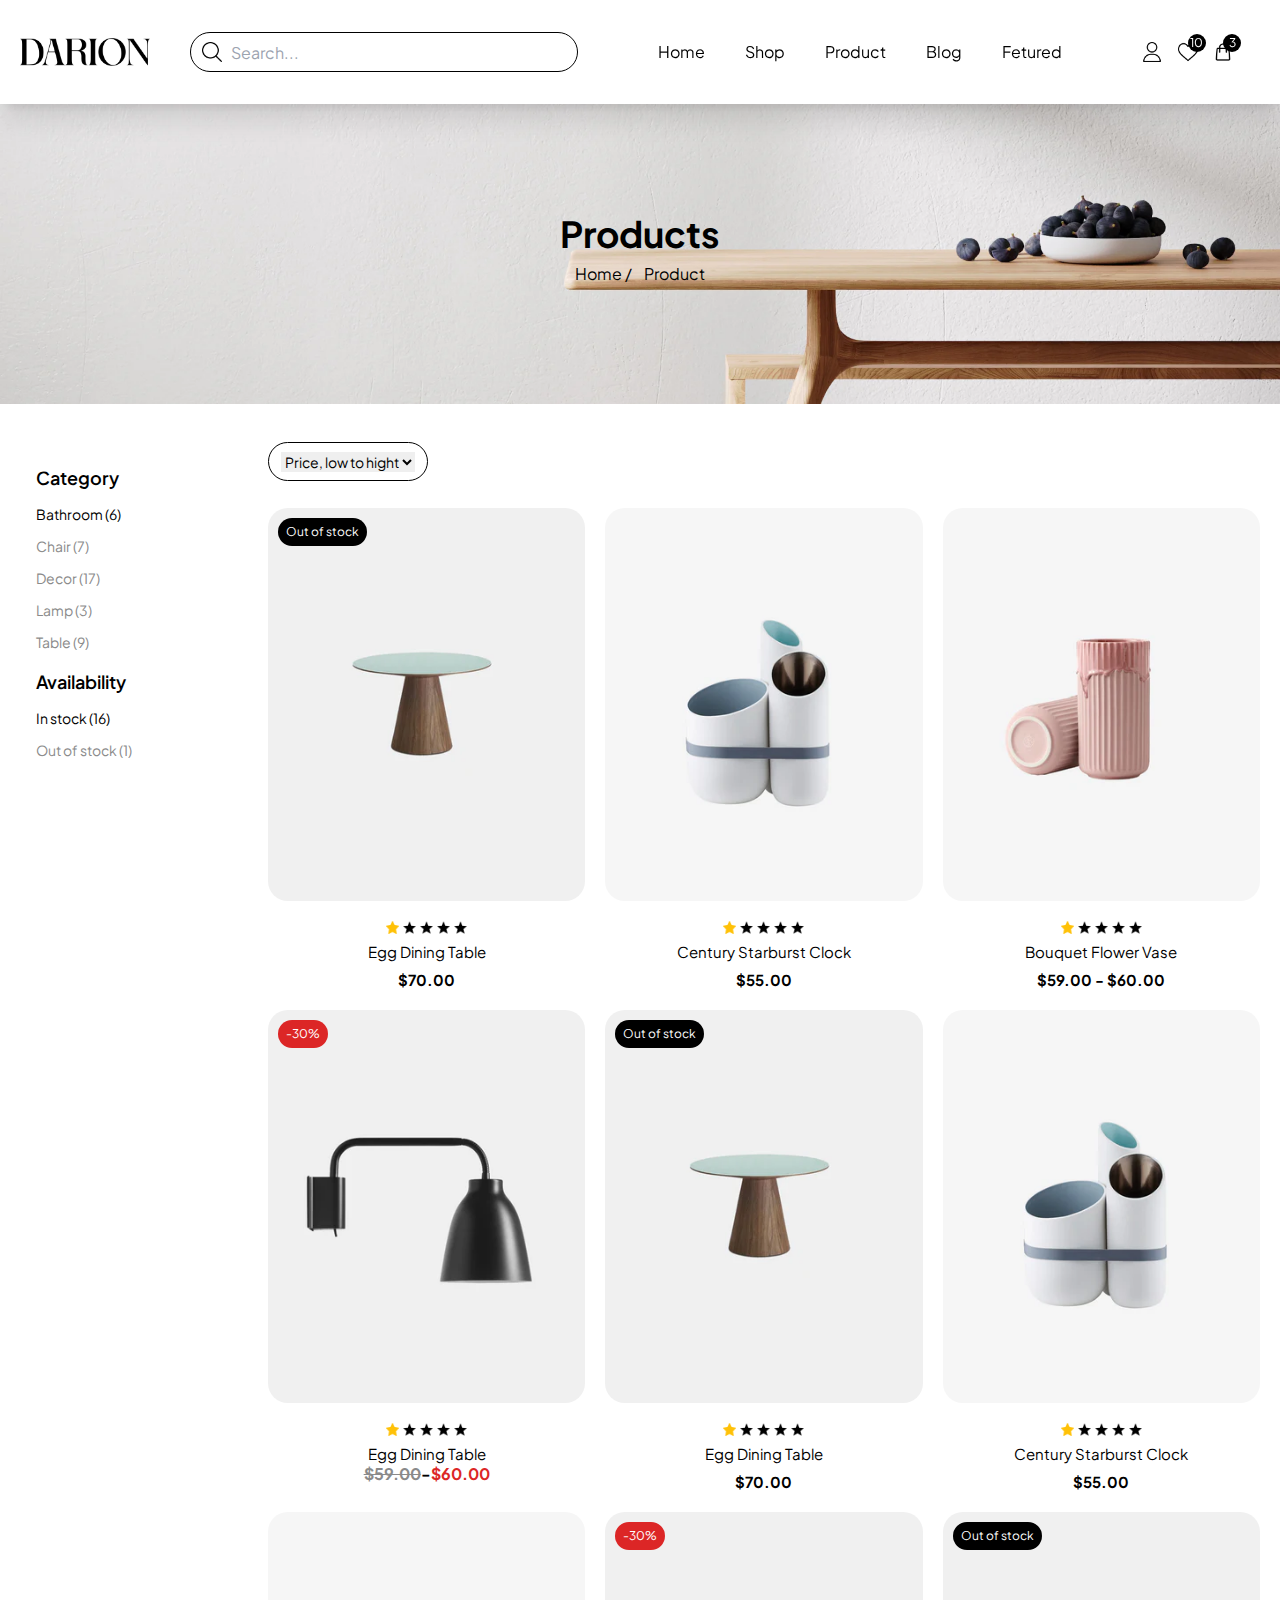
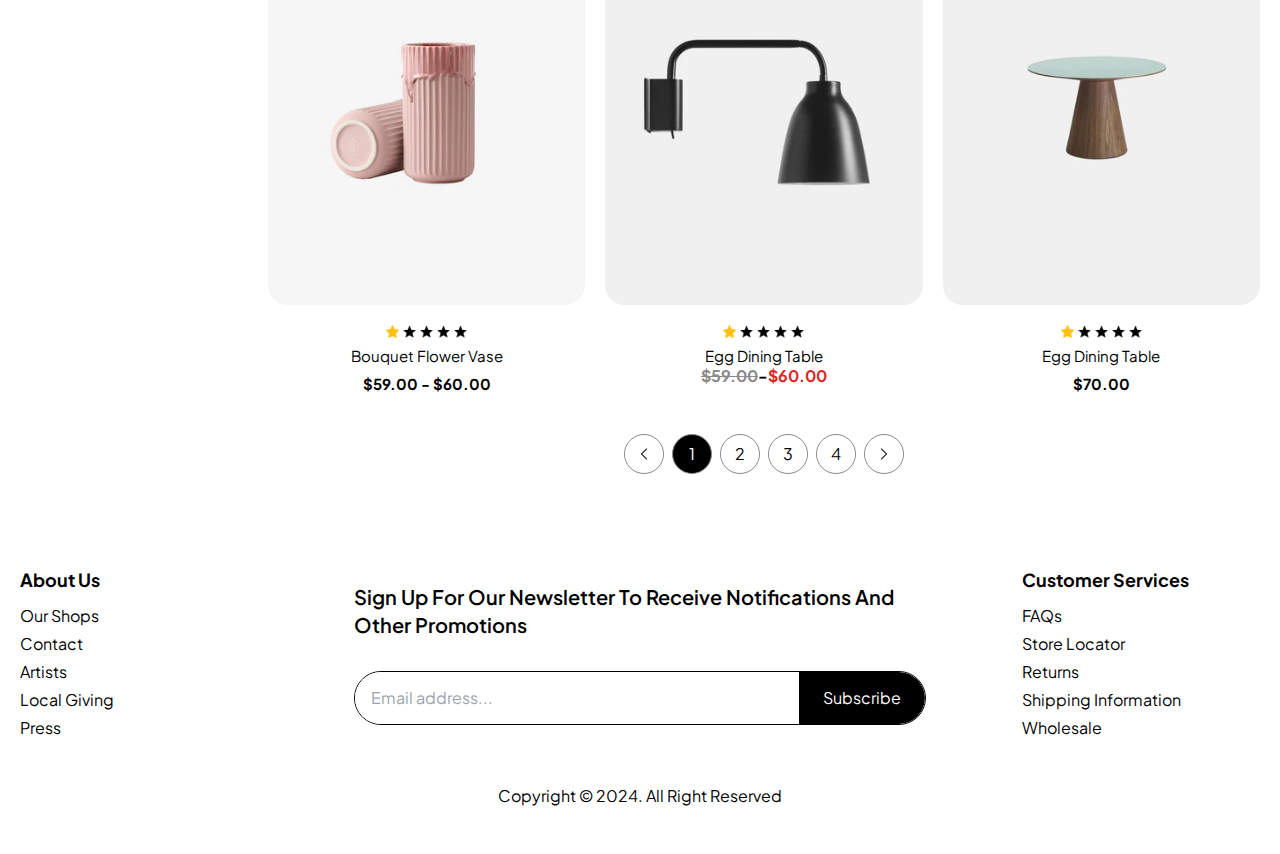
<file: sho.html>
<!DOCTYPE html>
<html lang="en">
  <head>
    <meta charset="UTF-8" />
    <meta name="viewport" content="width=device-width, initial-scale=1.0" />
    <title>Document</title>
    <link href="./output.css" rel="stylesheet" />
    <link
      href="https://fonts.googleapis.com/css2?family=Plus+Jakarta+Sans:ital,wght@0,200..800;1,200..800&display=swap"
      rel="stylesheet"
    />
  </head>
  <body>
    <header class="py-5 lg:py-[32px] sticky top-0 z-10 shadow-xl bg-white">
      <div class="container overflow-hidden lg:justify-between flex lg:flex  items-center">
        <h1>
          <a class="block w-130" href="index.html"
            ><img class="image" src="./images/logo.webp" alt="Logo image"
          /></a>
        </h1>
        <div class="lg:hidden hidden sm:hidden xl:flex w-[500px] ml-10 relative">
          <input
            class="md:hidden hidden xl:flex h-10 w-full border border-black rounded-full pl-10 pr-4 pt-2 pb-2"
            type="text"
            placeholder="Search..."
          />
          <div class="md:hidden xl:flex w-5 h-5 absolute left-3 top-1/2 -translate-y-1/2">
            <img
              class="image"
              src="./images/ico_search.png"
              alt="Search Icon"
            />
          </div>
        </div>
        <nav class="lg:flex hidden mx-20">
          <ul class=" hidden lg:flex lg:ml-50 xl:ml-0  xl:flex xl:items-center gap-10">
            <li
              class="relative after:duration-300 after:absolute after:w-full after:scale-0 hover:after:scale-100 after:transition-all after:h-[1.3px] after:bg-black after:left-0 after:bottom-0"
            >
              <a href="index.html">Home</a>
            </li>
            <li
              class="relative after:duration-300 after:absolute after:w-full after:scale-0 hover:after:scale-100 after:transition-all after:h-[1.3px] after:bg-black after:left-0 after:bottom-0"
            >
              <a href="sho.html">Shop</a>
            </li>
            <li
              class="relative after:duration-300 after:absolute after:w-full after:scale-0 hover:after:scale-100 after:transition-all after:h-[1.3px] after:bg-black after:left-0 after:bottom-0"
            >
              <a href="#">Product</a>
            </li>
            <li
              class="relative after:duration-300 after:absolute after:w-full after:scale-0 hover:after:scale-100 after:transition-all after:h-[1.3px] after:bg-black after:left-0 after:bottom-0"
            >
              <a href="#">Blog</a>
            </li>
            <li
              class="relative after:duration-300 after:absolute after:w-full after:scale-0 hover:after:scale-100 after:transition-all after:h-[1.3px] after:bg-black after:left-0 after:bottom-0"
            >
              <a href="#">Fetured</a>
            </li>
          </ul>
          
        </nav>
        <ul class=" grid grid-cols-4  justify-end items-center lg:gap-6 gap-6 ml-auto">
          <a class="lg:hidden" href="#"><img class="w-5" src="./images/ico_search.png" alt="Search Icon"></a>
          <li>
            <a class="block w-5 " href="user.html"
              ><img class="image" src="./images/ico_user.png" alt="User Icon"
            /></a>
          </li>
          <li>
            <a class="relative size-5 block w-5" href="#"
              ><img
                class="image"
                src="./images/ico_heart.png"
                alt="Hear Icon"
              />
              <span
                class="absolute -top-[8px] -right-[8px] bg-black text-white text-xs rounded-full size-[18px] grid place-items-center"
                >10</span
              >
            </a>
          </li>
          <li>
            <a class="relative size-5 block w-5" href="bag.html"
              ><img class="image" src="./images/ico_bag.png" alt="Bag Icon" />
              <span
                class="absolute -top-[8px] -right-[8px] bg-black rounded-full text-white size-[18px] text-xs grid place-items-center"
                >3</span
              ></a
            >
          </li>
        </ul>
      </div>
    </header>
    <main>
      <div class="relative">
        <div>
          <img src="./images/img_product_list_banner.webp" alt="Banner Web" />
        </div>
        <div
          class="absolute text-center top-1/2 left-1/2 -translate-x-1/2 -translate-y-1/2"
        >
          <h2 class="font-bold text-[36px]">Products</h2>
          <div class="mt-5 flex gap-3 justify-center items-center">
            <div><a href="index.html">Home /</a></div>
            <div><a href="#none">Product</a></div>
          </div>
        </div>
      </div>
      <div class="container py-[48px] lg:grid lg:grid-cols-5">
        <div class="lg:px-4 lg:py-4">
          <h2 class="font-semibold text-[18px]">Category</h2>
          <ul class="mt-4 space-y-3">
            <li>
              <a class="text-[14px]" href="#none">Bathroom (6)</a>
            </li>
            <li>
              <a
                class="text-[14px] text-lineGray-0 hover:text-black duration-300"
                href="#none"
                >Chair (7)</a
              >
            </li>
            <li>
              <a
                class="text-[14px] text-lineGray-0 hover:text-black duration-300"
                href="#none"
                >Decor (17)</a
              >
            </li>
            <li>
              <a
                class="text-[14px] text-lineGray-0 hover:text-black duration-300"
                href="#none"
                >Lamp (3)</a
              >
            </li>
            <li>
              <a
                class="text-[14px] text-lineGray-0 hover:text-black duration-300"
                href="#none"
                >Table (9)</a
              >
            </li>
          </ul>
          <h2 class="font-semibold text-[18px] mt-5">Availability</h2>
          <ul class="mt-4 space-y-3">
            <li>
              <a class="text-[14px]" href="#none">In stock (16)</a>
            </li>
            <li>
              <a
                class="text-[14px] text-lineGray-0 hover:text-black duration-300"
                href="#none"
                >Out of stock (1)</a
              >
            </li>
          </ul>
        </div>
        <div class="col-span-4 lg:mt-0 mt-6">
          <div
            class="border py-2 px-3 border-black inline overflow-hidden rounded-[20px]"
          >
            <select class="w-max text-sm" name="" id="country">
              <option class="text-black" value="1">Price, low to hight</option>
              <option class="text-black" value="2">Price, hight to low</option>
              <option class="text-black" value="3">Date, old to new</option>
              <option class="text-black" value="4">Date, new to old</option>
              <option class="text-black" value="5">Best selling</option>
            </select>
          </div>
          <div>
            <ul class="grid lg:grid-cols-3 grid-cols-1  gap-5 mt-[36px]">
              <li class="relative">
                <a href="#"
                  ><img
                    class="w-full rounded-[20px]"
                    src="./images/img_product.webp"
                    alt="Product Image"
                /></a>
                <button
                  class="absolute top-[10px] left-[10px] bg-black text-white rounded-[20px]"
                >
                  <a href="#">
                    <p class="text-[12px] px-[8px] py-[4px] items-center">
                      Out of stock
                    </p></a
                  >
                </button>
                <ul class="flex gap-1 mt-5 justify-center">
                  <li class="">
                    <img
                      class="w-[13px]"
                      src="./images/ico_star_active.png"
                      alt="Star yellow Icon"
                    />
                  </li>
                  <li class="">
                    <img
                      class="w-[13px]"
                      src="./images/ico_star_gray.png"
                      alt="Star Gray Icon"
                    />
                  </li>
                  <li class="">
                    <img
                      class="w-[13px]"
                      src="./images/ico_star_gray.png"
                      alt="Star Gray Icon"
                    />
                  </li>
                  <li class="">
                    <img
                      class="w-[13px]"
                      src="./images/ico_star_gray.png"
                      alt="Star Gray Icon"
                    />
                  </li>
                  <li class="">
                    <img
                      class="w-[13px]"
                      src="./images/ico_star_gray.png"
                      alt="Star Gray Icon"
                    />
                  </li>
                </ul>
                <p class="mt-2 text-[15px] text-center">Egg Dining Table</p>
                <p class="mt-2 font-bold text-[15px] text-center">$70.00</p>
              </li>
              <li>
                <a href="#none"
                  ><img
                    class="rounded-[20px] w-full"
                    src="./images/img_product2.webp"
                    alt="Product Web"
                /></a>
                <ul class="flex gap-1 mt-5 justify-center">
                  <li class=""><img class="w-[13px]" src="./images/ico_star_active.png" alt="Star yellow Icon"></li>
                  <li class=""><img class="w-[13px]" src="./images/ico_star_gray.png" alt="Star Gray Icon"></li>
                  <li class=""><img class="w-[13px]" src="./images/ico_star_gray.png" alt="Star Gray Icon"></li>
                  <li class=""><img class="w-[13px]" src="./images/ico_star_gray.png" alt="Star Gray Icon"></li>
                  <li class=""><img class="w-[13px]" src="./images/ico_star_gray.png" alt="Star Gray Icon"></li>
                </ul>
                <p class="mt-2 text-[15px] text-center">Century Starburst Clock</p>
                <p class="mt-2 font-bold text-[15px] text-center">$55.00</p>
              </li>
              </li>
              <li>
                <a href="#none"
                  ><img
                    class="rounded-[20px] w-full"
                    src="./images/img_product3.webp"
                    alt="Product Web"
                /></a>
                  <ul class="flex gap-1 mt-5 justify-center">
                  <li class=""><img class="w-[13px]" src="./images/ico_star_active.png" alt="Star yellow Icon"></li>
                  <li class=""><img class="w-[13px]" src="./images/ico_star_gray.png" alt="Star Gray Icon"></li>
                  <li class=""><img class="w-[13px]" src="./images/ico_star_gray.png" alt="Star Gray Icon"></li>
                  <li class=""><img class="w-[13px]" src="./images/ico_star_gray.png" alt="Star Gray Icon"></li>
                  <li class=""><img class="w-[13px]" src="./images/ico_star_gray.png" alt="Star Gray Icon"></li>
                </ul>
                <p class="mt-2 text-[15px] text-center">Bouquet Flower Vase</p>
                <p class="mt-2 font-bold text-[15px] text-center">$59.00
                  -
                  $60.00</p>
              </li>
              </li>
              </li>
              <li class="relative">
                <a href="#"><img class="w-full rounded-[20px]" src="./images/img_product4.webp" alt="Product4 Image"></a>
                <button class="absolute top-[10px] left-[10px] bg-red-600 text-white rounded-[20px]">
                  <a href="#">
                    <p class="text-[12px] px-[8px] py-[4px] items-center">
                      -30%
                    </p></a>
                </button>
                <ul class="flex gap-1 mt-5 justify-center">
                  <li class=""><img class="w-[13px]" src="./images/ico_star_active.png" alt="Star yellow Icon"></li>
                  <li class=""><img class="w-[13px]" src="./images/ico_star_gray.png" alt="Star Gray Icon"></li>
                  <li class=""><img class="w-[13px]" src="./images/ico_star_gray.png" alt="Star Gray Icon"></li>
                  <li class=""><img class="w-[13px]" src="./images/ico_star_gray.png" alt="Star Gray Icon"></li>
                  <li class=""><img class="w-[13px]" src="./images/ico_star_gray.png" alt="Star Gray Icon"></li>
                </ul>
                  <p class="mt-2 text-[15px] text-center">Egg Dining Table</p>
                  
                    <div class="flex items-center justify-center font-bold text-15 text-center">
                      <span class="line-through text-lineGray-0">$59.00 </span> -
                      <span class="text-red-600">$60.00</span>
                    </div>
                    
              </li>
              <li class="relative">
                <a href="#"><img class="w-full rounded-[20px]" src="./images/img_product.webp" alt="Product Image"></a>
                <button class="absolute top-[10px] left-[10px] bg-black text-white rounded-[20px]">
                  <a href="#">
                    <p class="text-[12px] px-[8px] py-[4px] items-center">
                      Out of stock
                    </p></a>
                </button>
                <ul class="flex gap-1 mt-5 justify-center">
                  <li class=""><img class="w-[13px]" src="./images/ico_star_active.png" alt="Star yellow Icon"></li>
                  <li class=""><img class="w-[13px]" src="./images/ico_star_gray.png" alt="Star Gray Icon"></li>
                  <li class=""><img class="w-[13px]" src="./images/ico_star_gray.png" alt="Star Gray Icon"></li>
                  <li class=""><img class="w-[13px]" src="./images/ico_star_gray.png" alt="Star Gray Icon"></li>
                  <li class=""><img class="w-[13px]" src="./images/ico_star_gray.png" alt="Star Gray Icon"></li>
                </ul>
                  <p class="mt-2 text-[15px] text-center">Egg Dining Table</p>
                  <p class="mt-2 font-bold text-[15px] text-center">$70.00</p>
              </li>
              <li>
                <a href="#none"
                  ><img
                    class="rounded-[20px] w-full"
                    src="./images/img_product2.webp"
                    alt="Product Web"
                /></a>
                <ul class="flex gap-1 mt-5 justify-center">
                  <li class=""><img class="w-[13px]" src="./images/ico_star_active.png" alt="Star yellow Icon"></li>
                  <li class=""><img class="w-[13px]" src="./images/ico_star_gray.png" alt="Star Gray Icon"></li>
                  <li class=""><img class="w-[13px]" src="./images/ico_star_gray.png" alt="Star Gray Icon"></li>
                  <li class=""><img class="w-[13px]" src="./images/ico_star_gray.png" alt="Star Gray Icon"></li>
                  <li class=""><img class="w-[13px]" src="./images/ico_star_gray.png" alt="Star Gray Icon"></li>
                </ul>
                <p class="mt-2 text-[15px] text-center">Century Starburst Clock</p>
                <p class="mt-2 font-bold text-[15px] text-center">$55.00</p>
              </li>
              <li>
                <a href="#none"
                  ><img
                    class="rounded-[20px] w-full"
                    src="./images/img_product3.webp"
                    alt="Product Web"
                /></a>
                <ul class="flex gap-1 mt-5 justify-center">
                  <li class=""><img class="w-[13px]" src="./images/ico_star_active.png" alt="Star yellow Icon"></li>
                  <li class=""><img class="w-[13px]" src="./images/ico_star_gray.png" alt="Star Gray Icon"></li>
                  <li class=""><img class="w-[13px]" src="./images/ico_star_gray.png" alt="Star Gray Icon"></li>
                  <li class=""><img class="w-[13px]" src="./images/ico_star_gray.png" alt="Star Gray Icon"></li>
                  <li class=""><img class="w-[13px]" src="./images/ico_star_gray.png" alt="Star Gray Icon"></li>
                </ul>
                <p class="mt-2 text-[15px] text-center">Bouquet Flower Vase</p>
                <p class="mt-2 font-bold text-[15px] text-center">$59.00
                  -
                  $60.00</p>
              </li>
              <li class="relative">
                <a href="#"><img class="w-full rounded-[20px]" src="./images/img_product4.webp" alt="Product4 Image"></a>
                <button class="absolute top-[10px] left-[10px] bg-red-600 text-white rounded-[20px]">
                  <a href="#">
                    <p class="text-[12px] px-[8px] py-[4px] items-center">
                      -30%
                    </p></a>
                </button>
                <ul class="flex gap-1 mt-5 justify-center">
                  <li class=""><img class="w-[13px]" src="./images/ico_star_active.png" alt="Star yellow Icon"></li>
                  <li class=""><img class="w-[13px]" src="./images/ico_star_gray.png" alt="Star Gray Icon"></li>
                  <li class=""><img class="w-[13px]" src="./images/ico_star_gray.png" alt="Star Gray Icon"></li>
                  <li class=""><img class="w-[13px]" src="./images/ico_star_gray.png" alt="Star Gray Icon"></li>
                  <li class=""><img class="w-[13px]" src="./images/ico_star_gray.png" alt="Star Gray Icon"></li>
                </ul>
                  <p class="mt-2 text-[15px] text-center">Egg Dining Table</p>
                  
                    <div class="flex items-center justify-center font-bold text-15 text-center">
                      <span class="line-through text-lineGray-0">$59.00 </span> -
                      <span class="text-red-600">$60.00</span>
                    </div>
                    
              </li>
              <li class="relative">
                <a href="#"
                  ><img
                    class="w-full rounded-[20px]"
                    src="./images/img_product.webp"
                    alt="Product Image"
                /></a>
                <button
                  class="absolute top-[10px] left-[10px] bg-black text-white rounded-[20px]"
                >
                  <a href="#">
                    <p class="text-[12px] px-[8px] py-[4px] items-center">
                      Out of stock
                    </p></a
                  >
                </button>
                <ul class="flex gap-1 mt-5 justify-center">
                  <li class="">
                    <img
                      class="w-[13px]"
                      src="./images/ico_star_active.png"
                      alt="Star yellow Icon"
                    />
                  </li>
                  <li class="">
                    <img
                      class="w-[13px]"
                      src="./images/ico_star_gray.png"
                      alt="Star Gray Icon"
                    />
                  </li>
                  <li class="">
                    <img
                      class="w-[13px]"
                      src="./images/ico_star_gray.png"
                      alt="Star Gray Icon"
                    />
                  </li>
                  <li class="">
                    <img
                      class="w-[13px]"
                      src="./images/ico_star_gray.png"
                      alt="Star Gray Icon"
                    />
                  </li>
                  <li class="">
                    <img
                      class="w-[13px]"
                      src="./images/ico_star_gray.png"
                      alt="Star Gray Icon"
                    />
                  </li>
                </ul>
                <p class="mt-2 text-[15px] text-center">Egg Dining Table</p>
                <p class="mt-2 font-bold text-[15px] text-center">$70.00</p>
              </li>
            </ul>
          </div>
          <div class="mt-10"> 
            <ul class="flex items-center justify-center gap-2">
              <li class="border border-lineGray-0 rounded-full grid place-items-center size-10"><button class="size-4"><img src="./images/ico_chevron_left.png" alt="Chevron Icon"></button></li>
              <li><a class="border border-lineGray-0 bg-black text-white rounded-full grid place-items-center size-10" href="#none">1</a></li>
              <li><a class="border border-lineGray-0 rounded-full grid place-items-center size-10 hover:bg-black hover:text-white duration-300" href="#none">2</a></li>
              <li><a class="border border-lineGray-0 rounded-full grid place-items-center size-10 hover:bg-black hover:text-white duration-300" href="#none">3</a></li>
              <li><a class="border border-lineGray-0 rounded-full grid place-items-center size-10 hover:bg-black hover:text-white duration-300" href="#none">4</a></li>
              <li class="border border-lineGray-0 rounded-full grid place-items-center size-10"><button class="size-4"><img src="./images/ico_chevron_right.png" alt="Chevron Icon"></button></li>
            </ul>
          </div>
        </div>
      </div>
    </main>
    <footer class="py-[48px]">
      <div class="container">
        <div class="grid md:grid-cols-4 gap-8 md:gap-24 ">
          <ul class="">
            <li class="font-bold text-[18px]">About Us</li>
            <li class="mt-[16px] hover:underline">Our Shops</li>
            <li class="mt-[8px] hover:underline">Contact</li>
            <li class="mt-[8px] hover:underline">Artists</li>
            <li class="mt-[8px] hover:underline">Local Giving</li>
            <li class="mt-[8px] hover:underline">Press</li>
          </ul>
          <ul class="md:col-span-2 md:flex md:justify-center md:flex-col">
            <li class="font-semibold text-[20px] leading-7">
              Sign Up For Our Newsletter To Receive Notifications And Other Promotions
            </li>
            <li class="overflow-hidden mt-[32px] border border-black rounded-full flex">
              <input class="focus:outline-none w-full px-4 py-4" type="email" placeholder="Email address...">
              <button class="py-2 px-6 bg-black text-white rounded-r-full"><a href="#">Subscribe</a></button>
            </input>
            </li>
          </ul>
          <ul class="justify-end">
            <li class="font-bold text-[18px]">Customer Services</li>
            <li class="mt-[16px] hover:underline">FAQs</li>
            <li class="mt-[8px] hover:underline">Store Locator</li>
            <li class="mt-[8px] hover:underline">Returns</li>
            <li class="mt-[8px] hover:underline">Shipping Information</li>
            <li class="mt-[8px] hover:underline">Wholesale</li>
          </ul>
        </div>
        <div class="text-center mt-[48px]">
          <p>Copyright © 2024. All Right Reserved</p>
        </div>
      </div>
    </footer>
  </body>
</html>
</file>
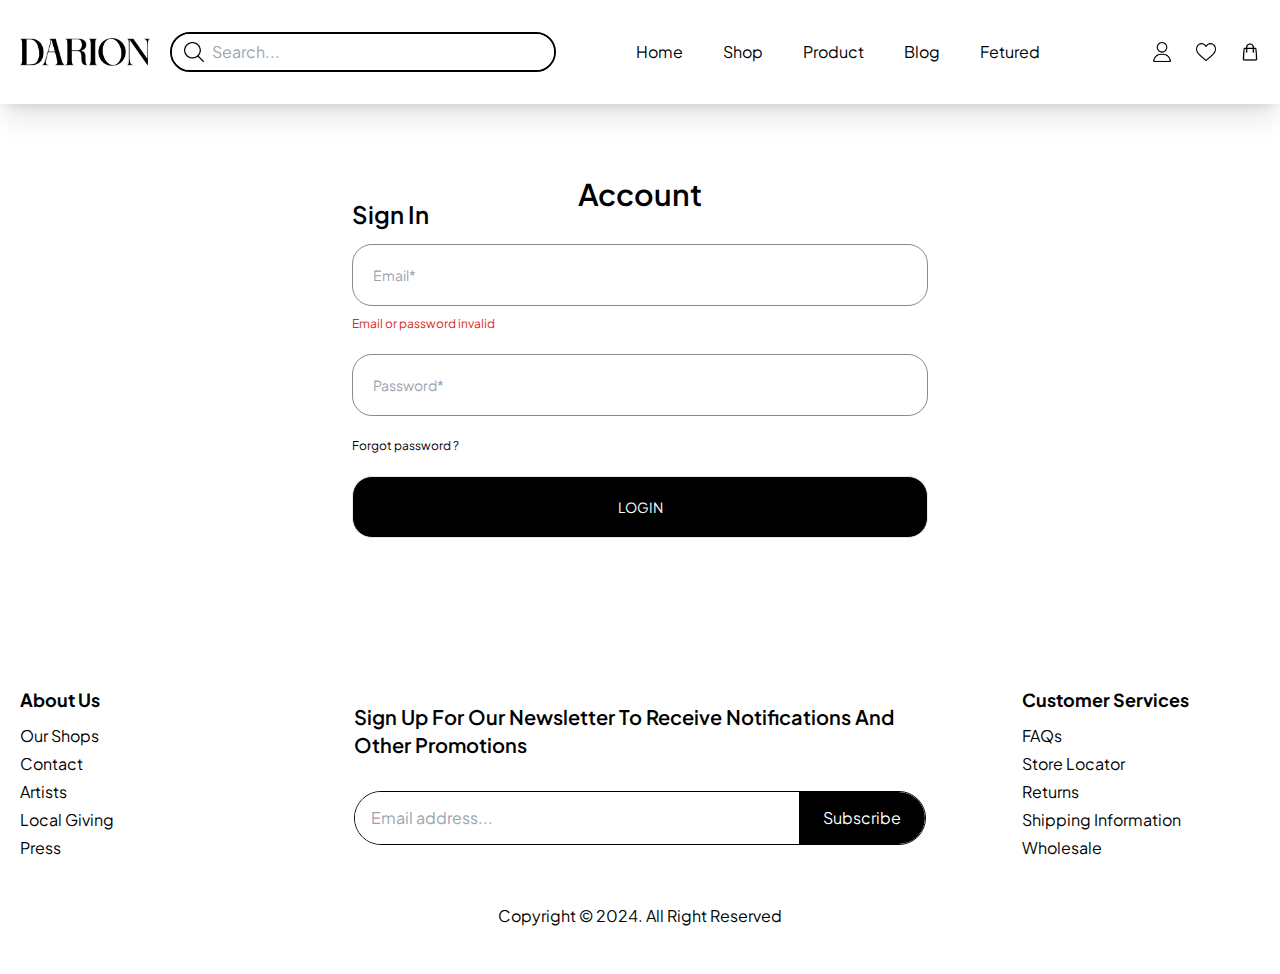
<file: user.html>
<!DOCTYPE html>
<html lang="en">
  <head>
    <meta charset="UTF-8" />
    <meta name="viewport" content="width=device-width, initial-scale=1.0" />
    <title>Document</title>
    <link href="./output.css" rel="stylesheet" />
    <link
      href="https://fonts.googleapis.com/css2?family=Plus+Jakarta+Sans:ital,wght@0,200..800;1,200..800&display=swap"
      rel="stylesheet"
    />
  </head>
  <body>
    <header class="shadow-xl">
        <div class="container flex lg:flex py-8 items-center justify-between">
          <div>
            <h2 class="mr-5">
              <a href="index.html"
                ><img
                  class="max-w-[130px]"
                  src="./images/logo.webp"
                  alt="Logo Web"
              /></a>
            </h2>
          </div>
          <div
            class="relative  border-2 border-black xl:flex hidden  rounded-full overflow-hidden items-center mr-[80px]"
          >
            <input
              class="py-2 w-[500px] pr-4 pl-10 "
              type="email"
              placeholder="Search..."
            />
            <div class="absolute top-0 left-3 translate-y-2 " >
              <img
                class="size-5"
                src="./images/ico_search.png"
                alt="Search Icon"
              />
            </div>
          </div>
          <ul class=" lg:flex hidden  mr-[112px] lg:gap-10">
            <li
              class="relative after:absolute after:w-full after:h-[1.9px] after:bg-black after:left-0 after:bottom-0 after:transition-all after:scale-x-0 hover:after:scale-100 after:duration-300"
            >
              <a href="index.html">Home</a>
            </li>
            <li
              class="relative after:absolute after:bg-black after:w-full after:h-[1.9px] after:left-0 after:bottom-0 after:transition-all after:scale-x-0 hover:after:scale-100 after:duration-300"
            >
              <a href="sho.html">Shop</a>
            </li>
            <li
              class="relative after:absolute after:bg-black after:w-full after:h-[1.9px] after:left-0 after:bottom-0 after:transition-all after:scale-x-0 hover:after:scale-x-100 after:duration-300"
            >
              <a href="#none">Product</a>
            </li>
            <li
              class="relative after:absolute after:w-full after:h-[1.9px] after:bg-black after:left-0 after:bottom-0 after:transition-all after:scale-x-0 hover:after:scale-100 after:duration-300"
            >
              <a href="#none">Blog</a>
            </li>
            <li
              class="relative after:absolute after:w-full after:h-[1.9px] after:bg-black after:left-0 after:bottom-0 after:transition-all after:scale-x-0 hover:after:scale-100 after:duration-300"
            >
              <a href="#none">Fetured</a>
            </li>
          </ul>
          <ul class="flex gap-6">
            <li>
              <a class="size-5 block w-5" href="#none"
                ><img src="./images/ico_user.png" alt="User Icon"
              /></a>
            </li>
            <li class="relative">
              <a class="size-5 block w-5" href="#none"
                ><img src="./images/ico_heart.png" alt="Heart Icon"
              /></a>
              
            </li>
            <li class="relative">
              <a class="size-5 block w-5" href="bag.html">
                <img src="./images/ico_bag.png" alt="Bag Icon" />
              </a>
           
            </li>
          </ul>
        </div>
      </header>
      <main>
        <section class="mx-auto">
            <div class="py-[80px] mx-auto">
                <h1 class="text-center text-[30px] font-semibold">Account</h1>
                <div class="container">
                    <div class="max-w-xl mx-auto">
                        <h3 class="text-[24px] font-semibold">Sign In</h3>
                        <form class="mt-5" action="">
                            <div>
                                <input class=" border border-lineGray-0 rounded-[20px] w-full text-[14px] px-5 py-5" type="email" placeholder="Email*">
                                <p class="mt-2 text-[12px] text-red-600 inline-block">Email or password invalid</p>
                            </div>
                            <div class="mt-3"> 
                                <input class="border mt-2 border-lineGray-0 rounded-[20px] w-full text-[14px] px-5 py-5" type="password" placeholder="Password*">
                                <p class="text-[12px] my-5">Forgot password ?</p>
                            </div>
                            <div>
                                <button class="border bg-black text-white hover:bg-white hover:text-black hover:border-black duration-300 rounded-[20px] w-full text-[14px] px-5 py-5">LOGIN</button>
                            </div>
                        </form>
                    </div>
                </div>
            </div>
        </section>
        <section class="py-[12px]"></section>
      </main>
      <footer class="py-[48px]">
        <div class="container">
          <div class="grid md:grid-cols-4 gap-8 md:gap-24 ">
            <ul class="">
              <li class="font-bold text-[18px]">About Us</li>
              <li class="mt-[16px] hover:underline">Our Shops</li>
              <li class="mt-[8px] hover:underline">Contact</li>
              <li class="mt-[8px] hover:underline">Artists</li>
              <li class="mt-[8px] hover:underline">Local Giving</li>
              <li class="mt-[8px] hover:underline">Press</li>
            </ul>
            <ul class="md:col-span-2 md:flex md:justify-center md:flex-col">
              <li class="font-semibold text-[20px] leading-7">
                Sign Up For Our Newsletter To Receive Notifications And Other Promotions
              </li>
              <li class="overflow-hidden mt-[32px] border border-black rounded-full flex">
                <input class="focus:outline-none w-full px-4 py-4" type="email" placeholder="Email address...">
                <button class="py-2 px-6 bg-black text-white rounded-r-full"><a href="#">Subscribe</a></button>
              </input>
              </li>
            </ul>
            <ul class="justify-end">
              <li class="font-bold text-[18px]">Customer Services</li>
              <li class="mt-[16px] hover:underline">FAQs</li>
              <li class="mt-[8px] hover:underline">Store Locator</li>
              <li class="mt-[8px] hover:underline">Returns</li>
              <li class="mt-[8px] hover:underline">Shipping Information</li>
              <li class="mt-[8px] hover:underline">Wholesale</li>
            </ul>
          </div>
          <div class="text-center mt-[48px]">
            <p>Copyright © 2024. All Right Reserved</p>
          </div>
        </div>
      </footer>
  </body>
</html>
</file>
<file: output.css>
*, ::before, ::after {
  --tw-border-spacing-x: 0;
  --tw-border-spacing-y: 0;
  --tw-translate-x: 0;
  --tw-translate-y: 0;
  --tw-rotate: 0;
  --tw-skew-x: 0;
  --tw-skew-y: 0;
  --tw-scale-x: 1;
  --tw-scale-y: 1;
  --tw-pan-x:  ;
  --tw-pan-y:  ;
  --tw-pinch-zoom:  ;
  --tw-scroll-snap-strictness: proximity;
  --tw-gradient-from-position:  ;
  --tw-gradient-via-position:  ;
  --tw-gradient-to-position:  ;
  --tw-ordinal:  ;
  --tw-slashed-zero:  ;
  --tw-numeric-figure:  ;
  --tw-numeric-spacing:  ;
  --tw-numeric-fraction:  ;
  --tw-ring-inset:  ;
  --tw-ring-offset-width: 0px;
  --tw-ring-offset-color: #fff;
  --tw-ring-color: rgb(59 130 246 / 0.5);
  --tw-ring-offset-shadow: 0 0 #0000;
  --tw-ring-shadow: 0 0 #0000;
  --tw-shadow: 0 0 #0000;
  --tw-shadow-colored: 0 0 #0000;
  --tw-blur:  ;
  --tw-brightness:  ;
  --tw-contrast:  ;
  --tw-grayscale:  ;
  --tw-hue-rotate:  ;
  --tw-invert:  ;
  --tw-saturate:  ;
  --tw-sepia:  ;
  --tw-drop-shadow:  ;
  --tw-backdrop-blur:  ;
  --tw-backdrop-brightness:  ;
  --tw-backdrop-contrast:  ;
  --tw-backdrop-grayscale:  ;
  --tw-backdrop-hue-rotate:  ;
  --tw-backdrop-invert:  ;
  --tw-backdrop-opacity:  ;
  --tw-backdrop-saturate:  ;
  --tw-backdrop-sepia:  ;
  --tw-contain-size:  ;
  --tw-contain-layout:  ;
  --tw-contain-paint:  ;
  --tw-contain-style:  ;
}

::backdrop {
  --tw-border-spacing-x: 0;
  --tw-border-spacing-y: 0;
  --tw-translate-x: 0;
  --tw-translate-y: 0;
  --tw-rotate: 0;
  --tw-skew-x: 0;
  --tw-skew-y: 0;
  --tw-scale-x: 1;
  --tw-scale-y: 1;
  --tw-pan-x:  ;
  --tw-pan-y:  ;
  --tw-pinch-zoom:  ;
  --tw-scroll-snap-strictness: proximity;
  --tw-gradient-from-position:  ;
  --tw-gradient-via-position:  ;
  --tw-gradient-to-position:  ;
  --tw-ordinal:  ;
  --tw-slashed-zero:  ;
  --tw-numeric-figure:  ;
  --tw-numeric-spacing:  ;
  --tw-numeric-fraction:  ;
  --tw-ring-inset:  ;
  --tw-ring-offset-width: 0px;
  --tw-ring-offset-color: #fff;
  --tw-ring-color: rgb(59 130 246 / 0.5);
  --tw-ring-offset-shadow: 0 0 #0000;
  --tw-ring-shadow: 0 0 #0000;
  --tw-shadow: 0 0 #0000;
  --tw-shadow-colored: 0 0 #0000;
  --tw-blur:  ;
  --tw-brightness:  ;
  --tw-contrast:  ;
  --tw-grayscale:  ;
  --tw-hue-rotate:  ;
  --tw-invert:  ;
  --tw-saturate:  ;
  --tw-sepia:  ;
  --tw-drop-shadow:  ;
  --tw-backdrop-blur:  ;
  --tw-backdrop-brightness:  ;
  --tw-backdrop-contrast:  ;
  --tw-backdrop-grayscale:  ;
  --tw-backdrop-hue-rotate:  ;
  --tw-backdrop-invert:  ;
  --tw-backdrop-opacity:  ;
  --tw-backdrop-saturate:  ;
  --tw-backdrop-sepia:  ;
  --tw-contain-size:  ;
  --tw-contain-layout:  ;
  --tw-contain-paint:  ;
  --tw-contain-style:  ;
}

/*
! tailwindcss v3.4.15 | MIT License | https://tailwindcss.com
*/

/*
1. Prevent padding and border from affecting element width. (https://github.com/mozdevs/cssremedy/issues/4)
2. Allow adding a border to an element by just adding a border-width. (https://github.com/tailwindcss/tailwindcss/pull/116)
*/

*,
::before,
::after {
  box-sizing: border-box;
  /* 1 */
  border-width: 0;
  /* 2 */
  border-style: solid;
  /* 2 */
  border-color: #e5e7eb;
  /* 2 */
}

::before,
::after {
  --tw-content: '';
}

/*
1. Use a consistent sensible line-height in all browsers.
2. Prevent adjustments of font size after orientation changes in iOS.
3. Use a more readable tab size.
4. Use the user's configured `sans` font-family by default.
5. Use the user's configured `sans` font-feature-settings by default.
6. Use the user's configured `sans` font-variation-settings by default.
7. Disable tap highlights on iOS
*/

html,
:host {
  line-height: 1.5;
  /* 1 */
  -webkit-text-size-adjust: 100%;
  /* 2 */
  -moz-tab-size: 4;
  /* 3 */
  -o-tab-size: 4;
     tab-size: 4;
  /* 3 */
  font-family: ui-sans-serif, system-ui, sans-serif, "Apple Color Emoji", "Segoe UI Emoji", "Segoe UI Symbol", "Noto Color Emoji";
  /* 4 */
  font-feature-settings: normal;
  /* 5 */
  font-variation-settings: normal;
  /* 6 */
  -webkit-tap-highlight-color: transparent;
  /* 7 */
}

/*
1. Remove the margin in all browsers.
2. Inherit line-height from `html` so users can set them as a class directly on the `html` element.
*/

body {
  margin: 0;
  /* 1 */
  line-height: inherit;
  /* 2 */
}

/*
1. Add the correct height in Firefox.
2. Correct the inheritance of border color in Firefox. (https://bugzilla.mozilla.org/show_bug.cgi?id=190655)
3. Ensure horizontal rules are visible by default.
*/

hr {
  height: 0;
  /* 1 */
  color: inherit;
  /* 2 */
  border-top-width: 1px;
  /* 3 */
}

/*
Add the correct text decoration in Chrome, Edge, and Safari.
*/

abbr:where([title]) {
  -webkit-text-decoration: underline dotted;
          text-decoration: underline dotted;
}

/*
Remove the default font size and weight for headings.
*/

h1,
h2,
h3,
h4,
h5,
h6 {
  font-size: inherit;
  font-weight: inherit;
}

/*
Reset links to optimize for opt-in styling instead of opt-out.
*/

a {
  color: inherit;
  text-decoration: inherit;
}

/*
Add the correct font weight in Edge and Safari.
*/

b,
strong {
  font-weight: bolder;
}

/*
1. Use the user's configured `mono` font-family by default.
2. Use the user's configured `mono` font-feature-settings by default.
3. Use the user's configured `mono` font-variation-settings by default.
4. Correct the odd `em` font sizing in all browsers.
*/

code,
kbd,
samp,
pre {
  font-family: ui-monospace, SFMono-Regular, Menlo, Monaco, Consolas, "Liberation Mono", "Courier New", monospace;
  /* 1 */
  font-feature-settings: normal;
  /* 2 */
  font-variation-settings: normal;
  /* 3 */
  font-size: 1em;
  /* 4 */
}

/*
Add the correct font size in all browsers.
*/

small {
  font-size: 80%;
}

/*
Prevent `sub` and `sup` elements from affecting the line height in all browsers.
*/

sub,
sup {
  font-size: 75%;
  line-height: 0;
  position: relative;
  vertical-align: baseline;
}

sub {
  bottom: -0.25em;
}

sup {
  top: -0.5em;
}

/*
1. Remove text indentation from table contents in Chrome and Safari. (https://bugs.chromium.org/p/chromium/issues/detail?id=999088, https://bugs.webkit.org/show_bug.cgi?id=201297)
2. Correct table border color inheritance in all Chrome and Safari. (https://bugs.chromium.org/p/chromium/issues/detail?id=935729, https://bugs.webkit.org/show_bug.cgi?id=195016)
3. Remove gaps between table borders by default.
*/

table {
  text-indent: 0;
  /* 1 */
  border-color: inherit;
  /* 2 */
  border-collapse: collapse;
  /* 3 */
}

/*
1. Change the font styles in all browsers.
2. Remove the margin in Firefox and Safari.
3. Remove default padding in all browsers.
*/

button,
input,
optgroup,
select,
textarea {
  font-family: inherit;
  /* 1 */
  font-feature-settings: inherit;
  /* 1 */
  font-variation-settings: inherit;
  /* 1 */
  font-size: 100%;
  /* 1 */
  font-weight: inherit;
  /* 1 */
  line-height: inherit;
  /* 1 */
  letter-spacing: inherit;
  /* 1 */
  color: inherit;
  /* 1 */
  margin: 0;
  /* 2 */
  padding: 0;
  /* 3 */
}

/*
Remove the inheritance of text transform in Edge and Firefox.
*/

button,
select {
  text-transform: none;
}

/*
1. Correct the inability to style clickable types in iOS and Safari.
2. Remove default button styles.
*/

button,
input:where([type='button']),
input:where([type='reset']),
input:where([type='submit']) {
  -webkit-appearance: button;
  /* 1 */
  background-color: transparent;
  /* 2 */
  background-image: none;
  /* 2 */
}

/*
Use the modern Firefox focus style for all focusable elements.
*/

:-moz-focusring {
  outline: auto;
}

/*
Remove the additional `:invalid` styles in Firefox. (https://github.com/mozilla/gecko-dev/blob/2f9eacd9d3d995c937b4251a5557d95d494c9be1/layout/style/res/forms.css#L728-L737)
*/

:-moz-ui-invalid {
  box-shadow: none;
}

/*
Add the correct vertical alignment in Chrome and Firefox.
*/

progress {
  vertical-align: baseline;
}

/*
Correct the cursor style of increment and decrement buttons in Safari.
*/

::-webkit-inner-spin-button,
::-webkit-outer-spin-button {
  height: auto;
}

/*
1. Correct the odd appearance in Chrome and Safari.
2. Correct the outline style in Safari.
*/

[type='search'] {
  -webkit-appearance: textfield;
  /* 1 */
  outline-offset: -2px;
  /* 2 */
}

/*
Remove the inner padding in Chrome and Safari on macOS.
*/

::-webkit-search-decoration {
  -webkit-appearance: none;
}

/*
1. Correct the inability to style clickable types in iOS and Safari.
2. Change font properties to `inherit` in Safari.
*/

::-webkit-file-upload-button {
  -webkit-appearance: button;
  /* 1 */
  font: inherit;
  /* 2 */
}

/*
Add the correct display in Chrome and Safari.
*/

summary {
  display: list-item;
}

/*
Removes the default spacing and border for appropriate elements.
*/

blockquote,
dl,
dd,
h1,
h2,
h3,
h4,
h5,
h6,
hr,
figure,
p,
pre {
  margin: 0;
}

fieldset {
  margin: 0;
  padding: 0;
}

legend {
  padding: 0;
}

ol,
ul,
menu {
  list-style: none;
  margin: 0;
  padding: 0;
}

/*
Reset default styling for dialogs.
*/

dialog {
  padding: 0;
}

/*
Prevent resizing textareas horizontally by default.
*/

textarea {
  resize: vertical;
}

/*
1. Reset the default placeholder opacity in Firefox. (https://github.com/tailwindlabs/tailwindcss/issues/3300)
2. Set the default placeholder color to the user's configured gray 400 color.
*/

input::-moz-placeholder, textarea::-moz-placeholder {
  opacity: 1;
  /* 1 */
  color: #9ca3af;
  /* 2 */
}

input::placeholder,
textarea::placeholder {
  opacity: 1;
  /* 1 */
  color: #9ca3af;
  /* 2 */
}

/*
Set the default cursor for buttons.
*/

button,
[role="button"] {
  cursor: pointer;
}

/*
Make sure disabled buttons don't get the pointer cursor.
*/

:disabled {
  cursor: default;
}

/*
1. Make replaced elements `display: block` by default. (https://github.com/mozdevs/cssremedy/issues/14)
2. Add `vertical-align: middle` to align replaced elements more sensibly by default. (https://github.com/jensimmons/cssremedy/issues/14#issuecomment-634934210)
   This can trigger a poorly considered lint error in some tools but is included by design.
*/

img,
svg,
video,
canvas,
audio,
iframe,
embed,
object {
  display: block;
  /* 1 */
  vertical-align: middle;
  /* 2 */
}

/*
Constrain images and videos to the parent width and preserve their intrinsic aspect ratio. (https://github.com/mozdevs/cssremedy/issues/14)
*/

img,
video {
  max-width: 100%;
  height: auto;
}

/* Make elements with the HTML hidden attribute stay hidden by default */

[hidden]:where(:not([hidden="until-found"])) {
  display: none;
}

body {
  font-family: Plus Jakarta Sans, serif;
  font-weight: 400;
  line-height: 1.25rem;
  --tw-text-opacity: 1;
  color: rgb(0 0 0 / var(--tw-text-opacity, 1));
}

.container {
  margin-left: auto;
  margin-right: auto;
  width: 100%;
  max-width: 1480px;
  padding-left: 1.25rem;
  padding-right: 1.25rem;
}

.image {
  display: block;
  max-width: 100%;
}

.absolute {
  position: absolute;
}

.relative {
  position: relative;
}

.sticky {
  position: sticky;
}

.inset-0 {
  inset: 0px;
}

.-bottom-10 {
  bottom: -2.5rem;
}

.-bottom-5 {
  bottom: -1.25rem;
}

.-right-\[8px\] {
  right: -8px;
}

.-top-\[8px\] {
  top: -8px;
}

.bottom-28 {
  bottom: 7rem;
}

.left-1\/2 {
  left: 50%;
}

.left-3 {
  left: 0.75rem;
}

.left-4 {
  left: 1rem;
}

.left-\[10px\] {
  left: 10px;
}

.right-4 {
  right: 1rem;
}

.top-0 {
  top: 0px;
}

.top-1\/2 {
  top: 50%;
}

.top-\[10px\] {
  top: 10px;
}

.z-10 {
  z-index: 10;
}

.col-span-2 {
  grid-column: span 2 / span 2;
}

.col-span-4 {
  grid-column: span 4 / span 4;
}

.mx-20 {
  margin-left: 5rem;
  margin-right: 5rem;
}

.mx-auto {
  margin-left: auto;
  margin-right: auto;
}

.my-5 {
  margin-top: 1.25rem;
  margin-bottom: 1.25rem;
}

.mb-6 {
  margin-bottom: 1.5rem;
}

.mb-9 {
  margin-bottom: 2.25rem;
}

.ml-10 {
  margin-left: 2.5rem;
}

.ml-auto {
  margin-left: auto;
}

.mr-5 {
  margin-right: 1.25rem;
}

.mr-\[112px\] {
  margin-right: 112px;
}

.mr-\[80px\] {
  margin-right: 80px;
}

.mt-10 {
  margin-top: 2.5rem;
}

.mt-2 {
  margin-top: 0.5rem;
}

.mt-3 {
  margin-top: 0.75rem;
}

.mt-4 {
  margin-top: 1rem;
}

.mt-5 {
  margin-top: 1.25rem;
}

.mt-6 {
  margin-top: 1.5rem;
}

.mt-9 {
  margin-top: 2.25rem;
}

.mt-\[16px\] {
  margin-top: 16px;
}

.mt-\[24px\] {
  margin-top: 24px;
}

.mt-\[32px\] {
  margin-top: 32px;
}

.mt-\[36px\] {
  margin-top: 36px;
}

.mt-\[40px\] {
  margin-top: 40px;
}

.mt-\[44px\] {
  margin-top: 44px;
}

.mt-\[48px\] {
  margin-top: 48px;
}

.mt-\[80px\] {
  margin-top: 80px;
}

.mt-\[8px\] {
  margin-top: 8px;
}

.mt-\[96px\] {
  margin-top: 96px;
}

.block {
  display: block;
}

.inline-block {
  display: inline-block;
}

.inline {
  display: inline;
}

.flex {
  display: flex;
}

.grid {
  display: grid;
}

.hidden {
  display: none;
}

.size-10 {
  width: 2.5rem;
  height: 2.5rem;
}

.size-4 {
  width: 1rem;
  height: 1rem;
}

.size-5 {
  width: 1.25rem;
  height: 1.25rem;
}

.size-\[15px\] {
  width: 15px;
  height: 15px;
}

.size-\[18px\] {
  width: 18px;
  height: 18px;
}

.h-1 {
  height: 0.25rem;
}

.h-10 {
  height: 2.5rem;
}

.h-5 {
  height: 1.25rem;
}

.h-9 {
  height: 2.25rem;
}

.w-1\/4 {
  width: 25%;
}

.w-130 {
  width: 130px;
}

.w-2\/4 {
  width: 50%;
}

.w-5 {
  width: 1.25rem;
}

.w-\[120px\] {
  width: 120px;
}

.w-\[13px\] {
  width: 13px;
}

.w-\[500px\] {
  width: 500px;
}

.w-full {
  width: 100%;
}

.w-max {
  width: -moz-max-content;
  width: max-content;
}

.max-w-\[130px\] {
  max-width: 130px;
}

.max-w-xl {
  max-width: 36rem;
}

.-translate-x-1\/2 {
  --tw-translate-x: -50%;
  transform: translate(var(--tw-translate-x), var(--tw-translate-y)) rotate(var(--tw-rotate)) skewX(var(--tw-skew-x)) skewY(var(--tw-skew-y)) scaleX(var(--tw-scale-x)) scaleY(var(--tw-scale-y));
}

.-translate-y-1\/2 {
  --tw-translate-y: -50%;
  transform: translate(var(--tw-translate-x), var(--tw-translate-y)) rotate(var(--tw-rotate)) skewX(var(--tw-skew-x)) skewY(var(--tw-skew-y)) scaleX(var(--tw-scale-x)) scaleY(var(--tw-scale-y));
}

.translate-y-2 {
  --tw-translate-y: 0.5rem;
  transform: translate(var(--tw-translate-x), var(--tw-translate-y)) rotate(var(--tw-rotate)) skewX(var(--tw-skew-x)) skewY(var(--tw-skew-y)) scaleX(var(--tw-scale-x)) scaleY(var(--tw-scale-y));
}

.translate-y-3 {
  --tw-translate-y: 0.75rem;
  transform: translate(var(--tw-translate-x), var(--tw-translate-y)) rotate(var(--tw-rotate)) skewX(var(--tw-skew-x)) skewY(var(--tw-skew-y)) scaleX(var(--tw-scale-x)) scaleY(var(--tw-scale-y));
}

.grid-cols-1 {
  grid-template-columns: repeat(1, minmax(0, 1fr));
}

.grid-cols-2 {
  grid-template-columns: repeat(2, minmax(0, 1fr));
}

.grid-cols-4 {
  grid-template-columns: repeat(4, minmax(0, 1fr));
}

.grid-cols-6 {
  grid-template-columns: repeat(6, minmax(0, 1fr));
}

.flex-col {
  flex-direction: column;
}

.place-items-center {
  place-items: center;
}

.items-end {
  align-items: flex-end;
}

.items-center {
  align-items: center;
}

.justify-end {
  justify-content: flex-end;
}

.justify-center {
  justify-content: center;
}

.justify-between {
  justify-content: space-between;
}

.gap-1 {
  gap: 0.25rem;
}

.gap-10 {
  gap: 2.5rem;
}

.gap-2 {
  gap: 0.5rem;
}

.gap-3 {
  gap: 0.75rem;
}

.gap-5 {
  gap: 1.25rem;
}

.gap-6 {
  gap: 1.5rem;
}

.gap-8 {
  gap: 2rem;
}

.gap-\[15px\] {
  gap: 15px;
}

.gap-\[32px\] {
  gap: 32px;
}

.space-y-3 > :not([hidden]) ~ :not([hidden]) {
  --tw-space-y-reverse: 0;
  margin-top: calc(0.75rem * calc(1 - var(--tw-space-y-reverse)));
  margin-bottom: calc(0.75rem * var(--tw-space-y-reverse));
}

.overflow-hidden {
  overflow: hidden;
}

.whitespace-nowrap {
  white-space: nowrap;
}

.rounded-\[10px\] {
  border-radius: 10px;
}

.rounded-\[20px\] {
  border-radius: 20px;
}

.rounded-full {
  border-radius: 9999px;
}

.rounded-r-full {
  border-top-right-radius: 9999px;
  border-bottom-right-radius: 9999px;
}

.border {
  border-width: 1px;
}

.border-2 {
  border-width: 2px;
}

.border-black {
  --tw-border-opacity: 1;
  border-color: rgb(0 0 0 / var(--tw-border-opacity, 1));
}

.border-lineGray-0 {
  --tw-border-opacity: 1;
  border-color: rgb(138 138 138 / var(--tw-border-opacity, 1));
}

.border-white {
  --tw-border-opacity: 1;
  border-color: rgb(255 255 255 / var(--tw-border-opacity, 1));
}

.bg-\[\#14c100\] {
  --tw-bg-opacity: 1;
  background-color: rgb(20 193 0 / var(--tw-bg-opacity, 1));
}

.bg-\[\#f7f4ef\] {
  --tw-bg-opacity: 1;
  background-color: rgb(247 244 239 / var(--tw-bg-opacity, 1));
}

.bg-background-0 {
  --tw-bg-opacity: 1;
  background-color: rgb(235 235 233 / var(--tw-bg-opacity, 1));
}

.bg-black {
  --tw-bg-opacity: 1;
  background-color: rgb(0 0 0 / var(--tw-bg-opacity, 1));
}

.bg-gray-400 {
  --tw-bg-opacity: 1;
  background-color: rgb(156 163 175 / var(--tw-bg-opacity, 1));
}

.bg-red-600 {
  --tw-bg-opacity: 1;
  background-color: rgb(220 38 38 / var(--tw-bg-opacity, 1));
}

.bg-white {
  --tw-bg-opacity: 1;
  background-color: rgb(255 255 255 / var(--tw-bg-opacity, 1));
}

.bg-opacity-100 {
  --tw-bg-opacity: 1;
}

.p-2 {
  padding: 0.5rem;
}

.p-3 {
  padding: 0.75rem;
}

.p-5 {
  padding: 1.25rem;
}

.p-6 {
  padding: 1.5rem;
}

.p-7 {
  padding: 1.75rem;
}

.px-3 {
  padding-left: 0.75rem;
  padding-right: 0.75rem;
}

.px-4 {
  padding-left: 1rem;
  padding-right: 1rem;
}

.px-5 {
  padding-left: 1.25rem;
  padding-right: 1.25rem;
}

.px-6 {
  padding-left: 1.5rem;
  padding-right: 1.5rem;
}

.px-7 {
  padding-left: 1.75rem;
  padding-right: 1.75rem;
}

.px-\[28px\] {
  padding-left: 28px;
  padding-right: 28px;
}

.px-\[8px\] {
  padding-left: 8px;
  padding-right: 8px;
}

.py-14 {
  padding-top: 3.5rem;
  padding-bottom: 3.5rem;
}

.py-2 {
  padding-top: 0.5rem;
  padding-bottom: 0.5rem;
}

.py-4 {
  padding-top: 1rem;
  padding-bottom: 1rem;
}

.py-5 {
  padding-top: 1.25rem;
  padding-bottom: 1.25rem;
}

.py-8 {
  padding-top: 2rem;
  padding-bottom: 2rem;
}

.py-\[12px\] {
  padding-top: 12px;
  padding-bottom: 12px;
}

.py-\[48px\] {
  padding-top: 48px;
  padding-bottom: 48px;
}

.py-\[4px\] {
  padding-top: 4px;
  padding-bottom: 4px;
}

.py-\[80px\] {
  padding-top: 80px;
  padding-bottom: 80px;
}

.pb-2 {
  padding-bottom: 0.5rem;
}

.pb-\[32px\] {
  padding-bottom: 32px;
}

.pl-10 {
  padding-left: 2.5rem;
}

.pr-4 {
  padding-right: 1rem;
}

.pt-2 {
  padding-top: 0.5rem;
}

.pt-\[44\.791\%\] {
  padding-top: 44.791%;
}

.pt-\[64px\] {
  padding-top: 64px;
}

.pt-\[80px\] {
  padding-top: 80px;
}

.text-center {
  text-align: center;
}

.text-2xl {
  font-size: 1.5rem;
  line-height: 2rem;
}

.text-3xl {
  font-size: 1.875rem;
  line-height: 2.25rem;
}

.text-\[12px\] {
  font-size: 12px;
}

.text-\[14px\] {
  font-size: 14px;
}

.text-\[15px\] {
  font-size: 15px;
}

.text-\[16px\] {
  font-size: 16px;
}

.text-\[18px\] {
  font-size: 18px;
}

.text-\[20px\] {
  font-size: 20px;
}

.text-\[24px\] {
  font-size: 24px;
}

.text-\[30px\] {
  font-size: 30px;
}

.text-\[36px\] {
  font-size: 36px;
}

.text-sm {
  font-size: 0.875rem;
  line-height: 1.25rem;
}

.text-xl {
  font-size: 1.25rem;
  line-height: 1.75rem;
}

.text-xs {
  font-size: 0.75rem;
  line-height: 1rem;
}

.font-bold {
  font-weight: 700;
}

.font-medium {
  font-weight: 500;
}

.font-semibold {
  font-weight: 600;
}

.leading-6 {
  line-height: 1.5rem;
}

.leading-7 {
  line-height: 1.75rem;
}

.leading-\[24px\] {
  line-height: 24px;
}

.leading-\[40px\] {
  line-height: 40px;
}

.text-black {
  --tw-text-opacity: 1;
  color: rgb(0 0 0 / var(--tw-text-opacity, 1));
}

.text-lineGray-0 {
  --tw-text-opacity: 1;
  color: rgb(138 138 138 / var(--tw-text-opacity, 1));
}

.text-red-600 {
  --tw-text-opacity: 1;
  color: rgb(220 38 38 / var(--tw-text-opacity, 1));
}

.text-white {
  --tw-text-opacity: 1;
  color: rgb(255 255 255 / var(--tw-text-opacity, 1));
}

.line-through {
  text-decoration-line: line-through;
}

.opacity-0 {
  opacity: 0;
}

.shadow-xl {
  --tw-shadow: 0 20px 25px -5px rgb(0 0 0 / 0.1), 0 8px 10px -6px rgb(0 0 0 / 0.1);
  --tw-shadow-colored: 0 20px 25px -5px var(--tw-shadow-color), 0 8px 10px -6px var(--tw-shadow-color);
  box-shadow: var(--tw-ring-offset-shadow, 0 0 #0000), var(--tw-ring-shadow, 0 0 #0000), var(--tw-shadow);
}

.drop-shadow-xl {
  --tw-drop-shadow: drop-shadow(0 20px 13px rgb(0 0 0 / 0.03)) drop-shadow(0 8px 5px rgb(0 0 0 / 0.08));
  filter: var(--tw-blur) var(--tw-brightness) var(--tw-contrast) var(--tw-grayscale) var(--tw-hue-rotate) var(--tw-invert) var(--tw-saturate) var(--tw-sepia) var(--tw-drop-shadow);
}

.transition-all {
  transition-property: all;
  transition-timing-function: cubic-bezier(0.4, 0, 0.2, 1);
  transition-duration: 150ms;
}

.delay-100 {
  transition-delay: 100ms;
}

.delay-150 {
  transition-delay: 150ms;
}

.duration-300 {
  transition-duration: 300ms;
}

.before\:absolute::before {
  content: var(--tw-content);
  position: absolute;
}

.before\:bottom-0::before {
  content: var(--tw-content);
  bottom: 0px;
}

.before\:left-0::before {
  content: var(--tw-content);
  left: 0px;
}

.before\:h-\[1px\]::before {
  content: var(--tw-content);
  height: 1px;
}

.before\:w-0::before {
  content: var(--tw-content);
  width: 0px;
}

.before\:bg-black::before {
  content: var(--tw-content);
  --tw-bg-opacity: 1;
  background-color: rgb(0 0 0 / var(--tw-bg-opacity, 1));
}

.before\:transition-all::before {
  content: var(--tw-content);
  transition-property: all;
  transition-timing-function: cubic-bezier(0.4, 0, 0.2, 1);
  transition-duration: 150ms;
}

.before\:duration-300::before {
  content: var(--tw-content);
  transition-duration: 300ms;
}

.after\:absolute::after {
  content: var(--tw-content);
  position: absolute;
}

.after\:bottom-0::after {
  content: var(--tw-content);
  bottom: 0px;
}

.after\:left-0::after {
  content: var(--tw-content);
  left: 0px;
}

.after\:h-\[1\.3px\]::after {
  content: var(--tw-content);
  height: 1.3px;
}

.after\:h-\[1\.9px\]::after {
  content: var(--tw-content);
  height: 1.9px;
}

.after\:w-full::after {
  content: var(--tw-content);
  width: 100%;
}

.after\:scale-0::after {
  content: var(--tw-content);
  --tw-scale-x: 0;
  --tw-scale-y: 0;
  transform: translate(var(--tw-translate-x), var(--tw-translate-y)) rotate(var(--tw-rotate)) skewX(var(--tw-skew-x)) skewY(var(--tw-skew-y)) scaleX(var(--tw-scale-x)) scaleY(var(--tw-scale-y));
}

.after\:scale-x-0::after {
  content: var(--tw-content);
  --tw-scale-x: 0;
  transform: translate(var(--tw-translate-x), var(--tw-translate-y)) rotate(var(--tw-rotate)) skewX(var(--tw-skew-x)) skewY(var(--tw-skew-y)) scaleX(var(--tw-scale-x)) scaleY(var(--tw-scale-y));
}

.after\:bg-black::after {
  content: var(--tw-content);
  --tw-bg-opacity: 1;
  background-color: rgb(0 0 0 / var(--tw-bg-opacity, 1));
}

.after\:transition-all::after {
  content: var(--tw-content);
  transition-property: all;
  transition-timing-function: cubic-bezier(0.4, 0, 0.2, 1);
  transition-duration: 150ms;
}

.after\:duration-300::after {
  content: var(--tw-content);
  transition-duration: 300ms;
}

.hover\:scale-110:hover {
  --tw-scale-x: 1.1;
  --tw-scale-y: 1.1;
  transform: translate(var(--tw-translate-x), var(--tw-translate-y)) rotate(var(--tw-rotate)) skewX(var(--tw-skew-x)) skewY(var(--tw-skew-y)) scaleX(var(--tw-scale-x)) scaleY(var(--tw-scale-y));
}

.hover\:border-black:hover {
  --tw-border-opacity: 1;
  border-color: rgb(0 0 0 / var(--tw-border-opacity, 1));
}

.hover\:bg-black:hover {
  --tw-bg-opacity: 1;
  background-color: rgb(0 0 0 / var(--tw-bg-opacity, 1));
}

.hover\:bg-white:hover {
  --tw-bg-opacity: 1;
  background-color: rgb(255 255 255 / var(--tw-bg-opacity, 1));
}

.hover\:text-black:hover {
  --tw-text-opacity: 1;
  color: rgb(0 0 0 / var(--tw-text-opacity, 1));
}

.hover\:text-white:hover {
  --tw-text-opacity: 1;
  color: rgb(255 255 255 / var(--tw-text-opacity, 1));
}

.hover\:underline:hover {
  text-decoration-line: underline;
}

.hover\:before\:w-full:hover::before {
  content: var(--tw-content);
  width: 100%;
}

.hover\:after\:scale-100:hover::after {
  content: var(--tw-content);
  --tw-scale-x: 1;
  --tw-scale-y: 1;
  transform: translate(var(--tw-translate-x), var(--tw-translate-y)) rotate(var(--tw-rotate)) skewX(var(--tw-skew-x)) skewY(var(--tw-skew-y)) scaleX(var(--tw-scale-x)) scaleY(var(--tw-scale-y));
}

.hover\:after\:scale-x-100:hover::after {
  content: var(--tw-content);
  --tw-scale-x: 1;
  transform: translate(var(--tw-translate-x), var(--tw-translate-y)) rotate(var(--tw-rotate)) skewX(var(--tw-skew-x)) skewY(var(--tw-skew-y)) scaleX(var(--tw-scale-x)) scaleY(var(--tw-scale-y));
}

.focus\:outline-none:focus {
  outline: 2px solid transparent;
  outline-offset: 2px;
}

.group:hover .group-hover\:bottom-0 {
  bottom: 0px;
}

.group:hover .group-hover\:bottom-10 {
  bottom: 2.5rem;
}

.group:hover .group-hover\:translate-y-0 {
  --tw-translate-y: 0px;
  transform: translate(var(--tw-translate-x), var(--tw-translate-y)) rotate(var(--tw-rotate)) skewX(var(--tw-skew-x)) skewY(var(--tw-skew-y)) scaleX(var(--tw-scale-x)) scaleY(var(--tw-scale-y));
}

.group:hover .group-hover\:opacity-100 {
  opacity: 1;
}

.group:hover .group-hover\:duration-200 {
  transition-duration: 200ms;
}

@media (min-width: 640px) {
  .sm\:hidden {
    display: none;
  }
}

@media (min-width: 768px) {
  .md\:col-span-2 {
    grid-column: span 2 / span 2;
  }

  .md\:mt-0 {
    margin-top: 0px;
  }

  .md\:flex {
    display: flex;
  }

  .md\:hidden {
    display: none;
  }

  .md\:grid-cols-4 {
    grid-template-columns: repeat(4, minmax(0, 1fr));
  }

  .md\:flex-col {
    flex-direction: column;
  }

  .md\:justify-center {
    justify-content: center;
  }

  .md\:gap-24 {
    gap: 6rem;
  }
}

@media (min-width: 1024px) {
  .lg\:my-\[80px\] {
    margin-top: 80px;
    margin-bottom: 80px;
  }

  .lg\:mt-0 {
    margin-top: 0px;
  }

  .lg\:mt-8 {
    margin-top: 2rem;
  }

  .lg\:mt-\[96px\] {
    margin-top: 96px;
  }

  .lg\:flex {
    display: flex;
  }

  .lg\:grid {
    display: grid;
  }

  .lg\:hidden {
    display: none;
  }

  .lg\:flex-1 {
    flex: 1 1 0%;
  }

  .lg\:grid-cols-3 {
    grid-template-columns: repeat(3, minmax(0, 1fr));
  }

  .lg\:grid-cols-5 {
    grid-template-columns: repeat(5, minmax(0, 1fr));
  }

  .lg\:justify-center {
    justify-content: center;
  }

  .lg\:justify-between {
    justify-content: space-between;
  }

  .lg\:gap-10 {
    gap: 2.5rem;
  }

  .lg\:gap-6 {
    gap: 1.5rem;
  }

  .lg\:px-4 {
    padding-left: 1rem;
    padding-right: 1rem;
  }

  .lg\:py-4 {
    padding-top: 1rem;
    padding-bottom: 1rem;
  }

  .lg\:py-\[32px\] {
    padding-top: 32px;
    padding-bottom: 32px;
  }

  .lg\:py-\[40px\] {
    padding-top: 40px;
    padding-bottom: 40px;
  }

  .lg\:text-4xl {
    font-size: 2.25rem;
    line-height: 2.5rem;
  }

  .lg\:leading-10 {
    line-height: 2.5rem;
  }
}

@media (min-width: 1280px) {
  .xl\:ml-0 {
    margin-left: 0px;
  }

  .xl\:flex {
    display: flex;
  }

  .xl\:items-center {
    align-items: center;
  }
}
</file>
